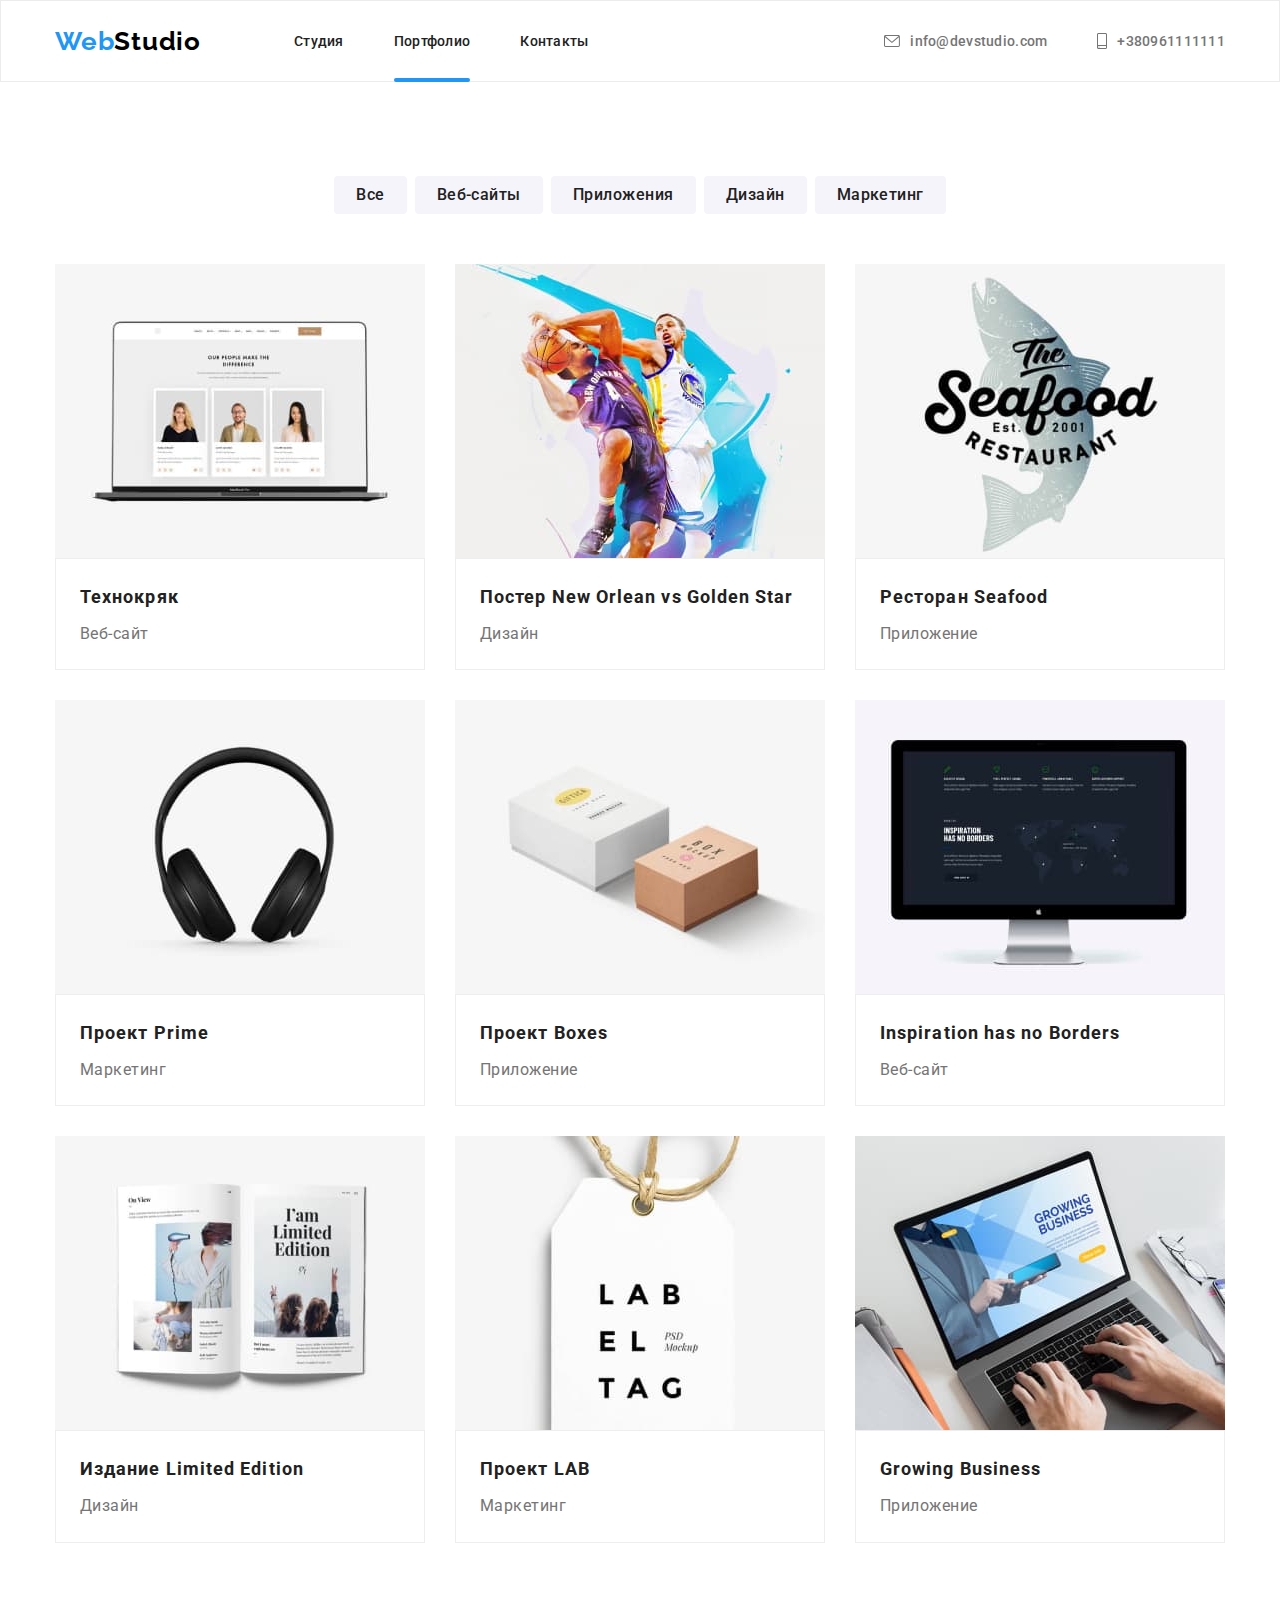
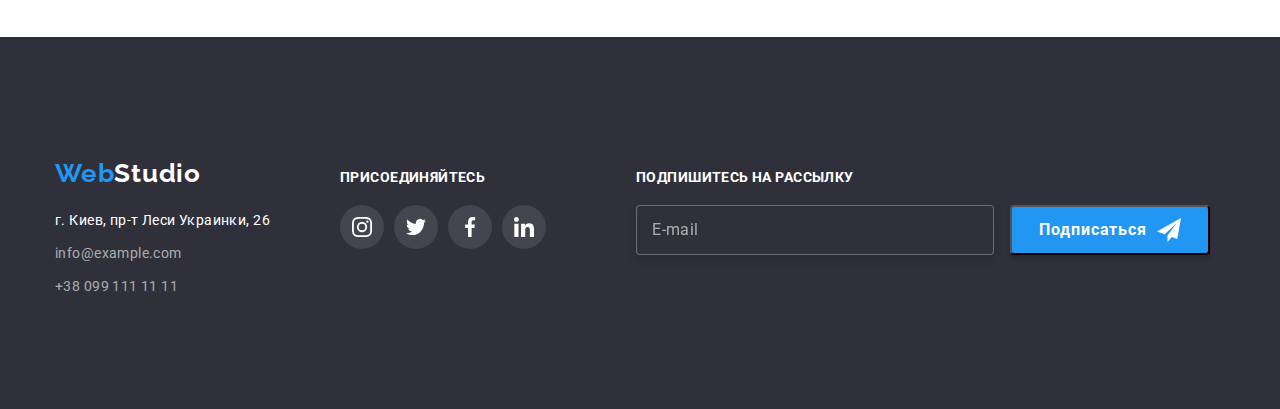
<file: portfolio.html>
<!DOCTYPE html>
<html lang="ru">
  <head>
    <meta charset="UTF-8" />
    <meta name="viewport" content="width=device-width, initial-scale=1.0" />
    <title>Портфолио</title>
    <link
      rel="stylesheet"
      href="https://cdnjs.cloudflare.com/ajax/libs/modern-normalize/1.0.0/modern-normalize.css"
    />
    <link
      href="https://fonts.googleapis.com/css2?family=Raleway:wght@700&family=Roboto:wght@400;500;700;900&display=swap"
      rel="stylesheet"
    />
    <link rel="stylesheet" href="./css/portfolio.min.css" />
  </head>
  <body>
    <header class="header">
      <div class="container-header container">
        <nav class="nav">
          <a
            class="logo-link link"
            href="/index.html"
            aria-label="Логотип студии"
            lang="en"
          >
            <span class="logo-blue">Web</span
            ><span class="logo-black">Studio</span>
          </a>
          <ul class="nav-list list">
            <li class="nav-list-item">
              <a class="nav-list-link link" href="./index.html">Студия</a>
            </li>
            <li class="nav-list-item">
              <a class="nav-list-link link current" href="./portfolio.html"
                >Портфолио</a
              >
            </li>
            <li class="nav-list-item">
              <a class="nav-list-link link" href="">Контакты</a>
            </li>
          </ul>
        </nav>

        <address class="address-header">
          <a class="address-link link" href="mailto:info@devstudio.com"
            ><svg class="envelope" widht="16" height="12">
              <use href="./img/symbol-defs.svg#icon-envelope-hover"></use>
            </svg>
            info@devstudio.com
          </a>

          <a class="address-link link" href="tel:"
            ><svg class="smartphone" widht="10" height="16">
              <use href="./img/symbol-defs.svg#icon-smartphone"></use>
            </svg>
            +380961111111</a
          >
        </address>
      </div>
    </header>

    <main>
      <!-- ===PORTFOLIO=== -->
      <section class="portfolio">
        <h1 hidden>Портфолио</h1>
        <div class="container-portfolio container">
          <ul class="portfolio-btn list">
            <li class="portfolio-list-item">
              <button class="portfolio-list-btn" type="button">Все</button>
            </li>
            <li class="portfolio-list-item">
              <button class="portfolio-list-btn" type="button">
                Веб-сайты
              </button>
            </li>
            <li class="portfolio-list-item">
              <button class="portfolio-list-btn" type="button">
                Приложения
              </button>
            </li>
            <li class="portfolio-list-item">
              <button class="portfolio-list-btn" type="button">Дизайн</button>
            </li>
            <li class="portfolio-list-item">
              <button class="portfolio-list-btn" type="button">
                Маркетинг
              </button>
            </li>
          </ul>

          <ul class="portfolio-list list">
            <li class="portfolio-list-card">
              <a class="portfolio-list-link link" href=""
                ><div class="portfolio-box">
                  <img
                    src="./img/portfolio/img.jpg"
                    alt="экран с изображением сайта"
                    width="370"
                    height="294"
                  />
                  <p class="portfolio-card-text">
                    Технокряк это современная площадка распространения
                    коронавируса. Компании используют эту платформу для
                    цифрового шпионажа и атак на защищённые сервера конкурентов.
                  </p>
                </div>
                <div class="card-content">
                  <h2 class="portfolio-list-name">Технокряк</h2>
                  <p class="portfolio-list-text">Веб-сайт</p>
                </div></a
              >
            </li>
            <li class="portfolio-list-card">
              <a class="portfolio-list-link link" href=""
                ><div class="portfolio-box">
                  <img
                    src="./img/portfolio/img-1.jpg"
                    alt="экран с изображением сайта"
                    width="370"
                    height="294"
                  />
                  <p class="portfolio-card-text">
                    Противостояние двух сильных команд по баскетболу.
                  </p>
                </div>
                <div class="card-content">
                  <h2 lang="en" class="portfolio-list-name">
                    Постер New Orlean vs Golden Star
                  </h2>
                  <p class="portfolio-list-text text">Дизайн</p>
                </div></a
              >
            </li>
            <li class="portfolio-list-card">
              <a class="portfolio-list-link link" href=""
                ><div class="portfolio-box">
                  <img
                    src="./img/portfolio/img-2.jpg"
                    alt="экран с изображением сайта"
                    width="370"
                    height="294"
                  />
                  <p class="portfolio-card-text">Рыбный ресторан.</p>
                </div>
                <div class="card-content">
                  <h2 class="portfolio-list-name">
                    Ресторан <span lang="en">Seafood</span>
                  </h2>
                  <p class="portfolio-list-text text">Приложение</p>
                </div></a
              >
            </li>
            <li class="portfolio-list-card">
              <a class="portfolio-list-link link" href=""
                ><div class="portfolio-box">
                  <img
                    src="./img/portfolio/img-3.jpg"
                    alt="экран с изображением сайта"
                    width="370"
                    height="294"
                  />
                  <p class="portfolio-card-text">Качественный звук недорого.</p>
                </div>
                <div class="card-content">
                  <h2 class="portfolio-list-name">
                    Проект <span lang="en">Prime</span>
                  </h2>
                  <p class="portfolio-list-text text">Маркетинг</p>
                </div></a
              >
            </li>
            <li class="portfolio-list-card">
              <a class="portfolio-list-link link" href=""
                ><div class="portfolio-box">
                  <img
                    src="./img/portfolio/img-4.jpg"
                    alt="экран с изображением сайта"
                    width="370"
                    height="294"
                  />
                  <p class="portfolio-card-text">Все о коробках.</p>
                </div>
                <div class="card-content">
                  <h2 class="portfolio-list-name">
                    Проект <span lang="en">Boxes</span>
                  </h2>
                  <p class="portfolio-list-text text">Приложение</p>
                </div></a
              >
            </li>
            <li class="portfolio-list-card">
              <a class="portfolio-list-link link" href=""
                ><div class="portfolio-box">
                  <img
                    src="./img/portfolio/img-5.jpg"
                    alt="экран с изображением сайта"
                    width="370"
                    height="294"
                  />
                  <p class="portfolio-card-text">Б/У мониторы из Европы.</p>
                </div>
                <div class="card-content">
                  <h2 class="portfolio-list-name" lang="en">
                    Inspiration has no Borders
                  </h2>
                  <p class="portfolio-list-text text">Веб-сайт</p>
                </div></a
              >
            </li>
            <li class="portfolio-list-card">
              <a class="portfolio-list-link link" href=""
                ><div class="portfolio-box">
                  <img
                    src="./img/portfolio/img-6.jpg"
                    alt="экран с изображением сайта"
                    width="370"
                    height="294"
                  />
                  <p class="portfolio-card-text">Книжки с картинками.</p>
                </div>
                <div class="card-content">
                  <h2 class="portfolio-list-name">
                    Издание <span lang="en">Limited Edition</span>
                  </h2>
                  <p class="portfolio-list-text text">Дизайн</p>
                </div></a
              >
            </li>
            <li class="portfolio-list-card">
              <a class="portfolio-list-link link" href=""
                ><div class="portfolio-box">
                  <img
                    src="./img/portfolio/img-7.jpg"
                    alt="экран с изображением сайта"
                    width="370"
                    height="294"
                  />
                  <p class="portfolio-card-text">Лейбл лаборатории.</p>
                </div>
                <div class="card-content">
                  <h2 class="portfolio-list-name">
                    Проект <span lang="en">LAB</span>
                  </h2>
                  <p class="portfolio-list-text text">Маркетинг</p>
                </div></a
              >
            </li>
            <li class="portfolio-list-card">
              <a class="portfolio-list-link link" href=""
                ><div class="portfolio-box">
                  <img
                    src="./img/portfolio/img-8.jpg"
                    alt="экран с изображением сайта"
                    width="370"
                    height="294"
                  />
                  <p class="portfolio-card-text">
                    Ноутбук как продолжение рук.
                  </p>
                </div>
                <div class="card-content">
                  <h2 class="portfolio-list-name" lang="en">
                    Growing Business
                  </h2>
                  <p class="portfolio-list-text text">Приложение</p>
                </div></a
              >
            </li>
          </ul>
        </div>
      </section>
    </main>

    <!-- =====FOOTER===== -->

    <footer class="footer">
      <div class="container">
        <div class="address-container">
          <a
            class="logo link"
            href="/index.html"
            aria-label="Логотип студии"
            lang="en"
          >
            <span class="logo-blue">Web</span
            ><span class="logo-white">Studio</span>
          </a>
          <address class="address footer-address">
            <a class="footer-address-mail link" href=""
              >г. Киев, пр-т Леси Украинки, 26</a
            >
            <a class="footer-address-email link" href="mailto:info@example.com"
              >info@example.com</a
            >
            <a class="footer-address-tel link" href="tel:+380991111111"
              >+38 099 111 11 11</a
            >
          </address>
        </div>
        <div>
          <p class="join">Присоединяйтесь</p>
          <ul class="footer-social-list list">
            <li class="footer-social-list-item">
              <a href="" class="footer-social-link">
                <svg class="footer-social-icon">
                  <use href="./img/symbol-defs.svg#icon-instagram-2"></use>
                </svg>
              </a>
            </li>
            <li class="footer-social-list-item">
              <a href="" class="footer-social-link">
                <svg class="footer-social-icon">
                  <use href="./img/symbol-defs.svg#icon-twitter"></use>
                </svg>
              </a>
            </li>
            <li class="footer-social-list-item">
              <a href="" class="footer-social-link">
                <svg class="footer-social-icon">
                  <use href="./img/symbol-defs.svg#icon-facebook"></use>
                </svg>
              </a>
            </li>
            <li class="footer-social-list-item">
              <a href="" class="footer-social-link">
                <svg class="footer-social-icon">
                  <use href="./img/symbol-defs.svg#icon-linkedin"></use>
                </svg>
              </a>
            </li>
          </ul>
        </div>
        <div class="footer-form-container">
          <form action="#">
            <p class="footer-join-text join">Подпишитесь на рассылку</p>
            <label class="footer-label">
              <input
                type="email"
                name="user-mail"
                placeholder="E-mail"
                class="footer-input"
                autocomplete="on"
              />
              <button type="submit" class="footer-label-btn">
                Подписаться
                <svg class="footer-join-icon">
                  <use href="./img/symbol-defs.svg#icon-icon-send"></use>
                </svg>
              </button>
            </label>
          </form>
        </div>
      </div>
    </footer>
  </body>
</html>
</file>
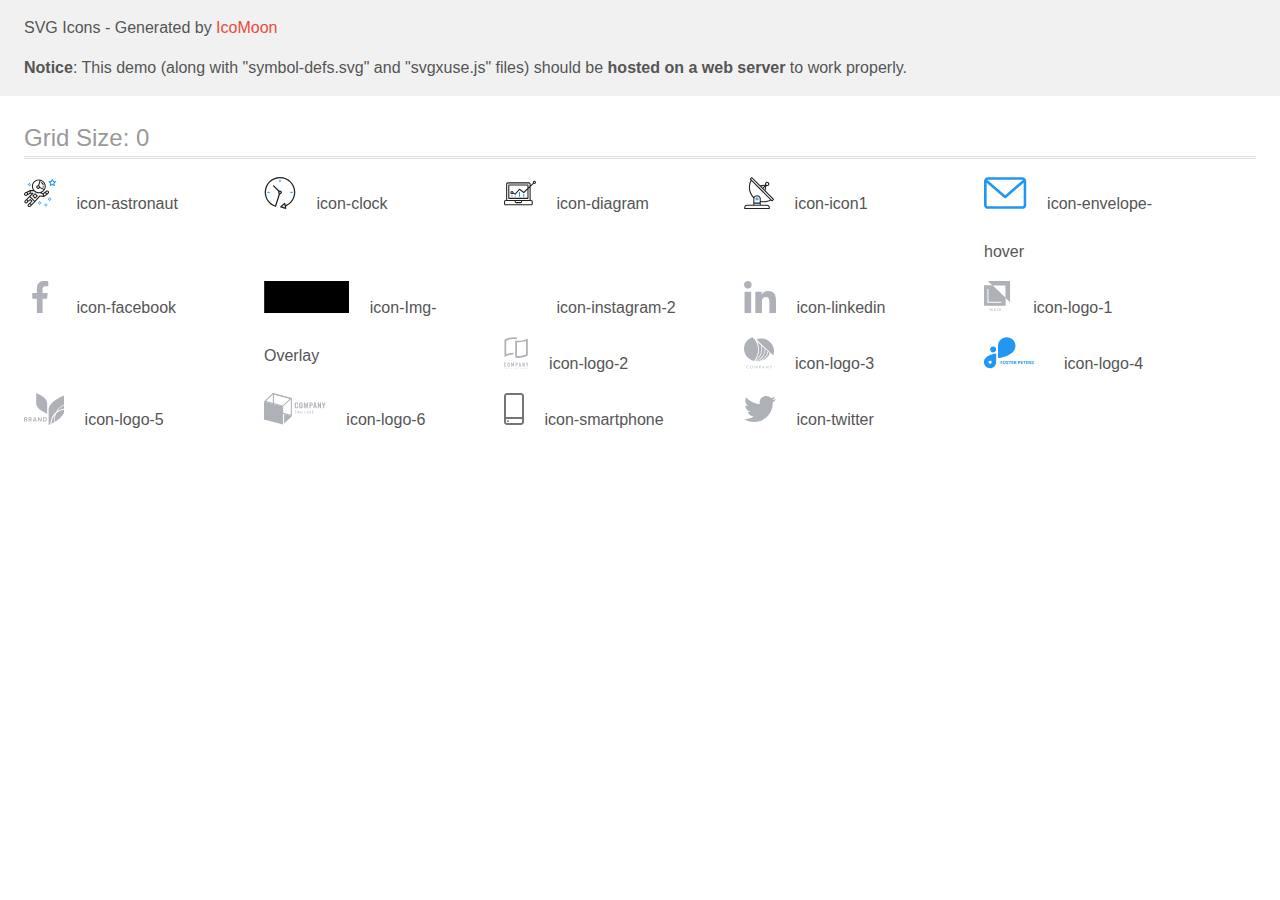
<file: img/icomoon/demo-external-svg.html>
<!doctype html>
<html>
<head>
    <title>IcoMoon - SVG Icons</title>
    <meta charset="utf-8">
    <meta name="viewport" content="width=device-width, initial-scale=1">
    <link rel="stylesheet" href="demo-files/demo.css">
    <link rel="stylesheet" href="style.css">
</head>
<body>
<header class="bgc1 clearfix">
<div class="mhl">
    <p>SVG Icons - Generated by <a href="https://icomoon.io/app">IcoMoon</a></p><p><strong>Notice</strong>: This demo (along with "symbol-defs.svg" and "svgxuse.js" files) should be <b>hosted on a web server</b> to work properly.</p>
</div>
</header>
    <div class="clearfix mhl ptl">
        <h1 class="mvm mtn fgc1">Grid Size: 0</h1>
        <div class="glyph fs1">
            <div class="clearfix pbs">
                <svg class="icon icon-astronaut"><use xlink:href="symbol-defs.svg#icon-astronaut"></use></svg><span class="name"> icon-astronaut</span>
            </div>
        </div>
        <div class="glyph fs1">
            <div class="clearfix pbs">
                <svg class="icon icon-clock"><use xlink:href="symbol-defs.svg#icon-clock"></use></svg><span class="name"> icon-clock</span>
            </div>
        </div>
        <div class="glyph fs1">
            <div class="clearfix pbs">
                <svg class="icon icon-diagram"><use xlink:href="symbol-defs.svg#icon-diagram"></use></svg><span class="name"> icon-diagram</span>
            </div>
        </div>
        <div class="glyph fs1">
            <div class="clearfix pbs">
                <svg class="icon icon-icon1"><use xlink:href="symbol-defs.svg#icon-icon1"></use></svg><span class="name"> icon-icon1</span>
            </div>
        </div>
        <div class="glyph fs1">
            <div class="clearfix pbs">
                <svg class="icon icon-envelope-hover"><use xlink:href="symbol-defs.svg#icon-envelope-hover"></use></svg><span class="name"> icon-envelope-hover</span>
            </div>
        </div>
        <div class="glyph fs1">
            <div class="clearfix pbs">
                <svg class="icon icon-facebook"><use xlink:href="symbol-defs.svg#icon-facebook"></use></svg><span class="name"> icon-facebook</span>
            </div>
        </div>
        <div class="glyph fs1">
            <div class="clearfix pbs">
                <svg class="icon icon-Img-Overlay"><use xlink:href="symbol-defs.svg#icon-Img-Overlay"></use></svg><span class="name"> icon-Img-Overlay</span>
            </div>
        </div>
        <div class="glyph fs1">
            <div class="clearfix pbs">
                <svg class="icon icon-instagram-2"><use xlink:href="symbol-defs.svg#icon-instagram-2"></use></svg><span class="name"> icon-instagram-2</span>
            </div>
        </div>
        <div class="glyph fs1">
            <div class="clearfix pbs">
                <svg class="icon icon-linkedin"><use xlink:href="symbol-defs.svg#icon-linkedin"></use></svg><span class="name"> icon-linkedin</span>
            </div>
        </div>
        <div class="glyph fs1">
            <div class="clearfix pbs">
                <svg class="icon icon-logo-1"><use xlink:href="symbol-defs.svg#icon-logo-1"></use></svg><span class="name"> icon-logo-1</span>
            </div>
        </div>
        <div class="glyph fs1">
            <div class="clearfix pbs">
                <svg class="icon icon-logo-2"><use xlink:href="symbol-defs.svg#icon-logo-2"></use></svg><span class="name"> icon-logo-2</span>
            </div>
        </div>
        <div class="glyph fs1">
            <div class="clearfix pbs">
                <svg class="icon icon-logo-3"><use xlink:href="symbol-defs.svg#icon-logo-3"></use></svg><span class="name"> icon-logo-3</span>
            </div>
        </div>
        <div class="glyph fs1">
            <div class="clearfix pbs">
                <svg class="icon icon-logo-4"><use xlink:href="symbol-defs.svg#icon-logo-4"></use></svg><span class="name"> icon-logo-4</span>
            </div>
        </div>
        <div class="glyph fs1">
            <div class="clearfix pbs">
                <svg class="icon icon-logo-5"><use xlink:href="symbol-defs.svg#icon-logo-5"></use></svg><span class="name"> icon-logo-5</span>
            </div>
        </div>
        <div class="glyph fs1">
            <div class="clearfix pbs">
                <svg class="icon icon-logo-6"><use xlink:href="symbol-defs.svg#icon-logo-6"></use></svg><span class="name"> icon-logo-6</span>
            </div>
        </div>
        <div class="glyph fs1">
            <div class="clearfix pbs">
                <svg class="icon icon-smartphone"><use xlink:href="symbol-defs.svg#icon-smartphone"></use></svg><span class="name"> icon-smartphone</span>
            </div>
        </div>
        <div class="glyph fs1">
            <div class="clearfix pbs">
                <svg class="icon icon-twitter"><use xlink:href="symbol-defs.svg#icon-twitter"></use></svg><span class="name"> icon-twitter</span>
            </div>
        </div>
  </div>
<script defer src="svgxuse.js"></script>
</body>
</html>
</file>
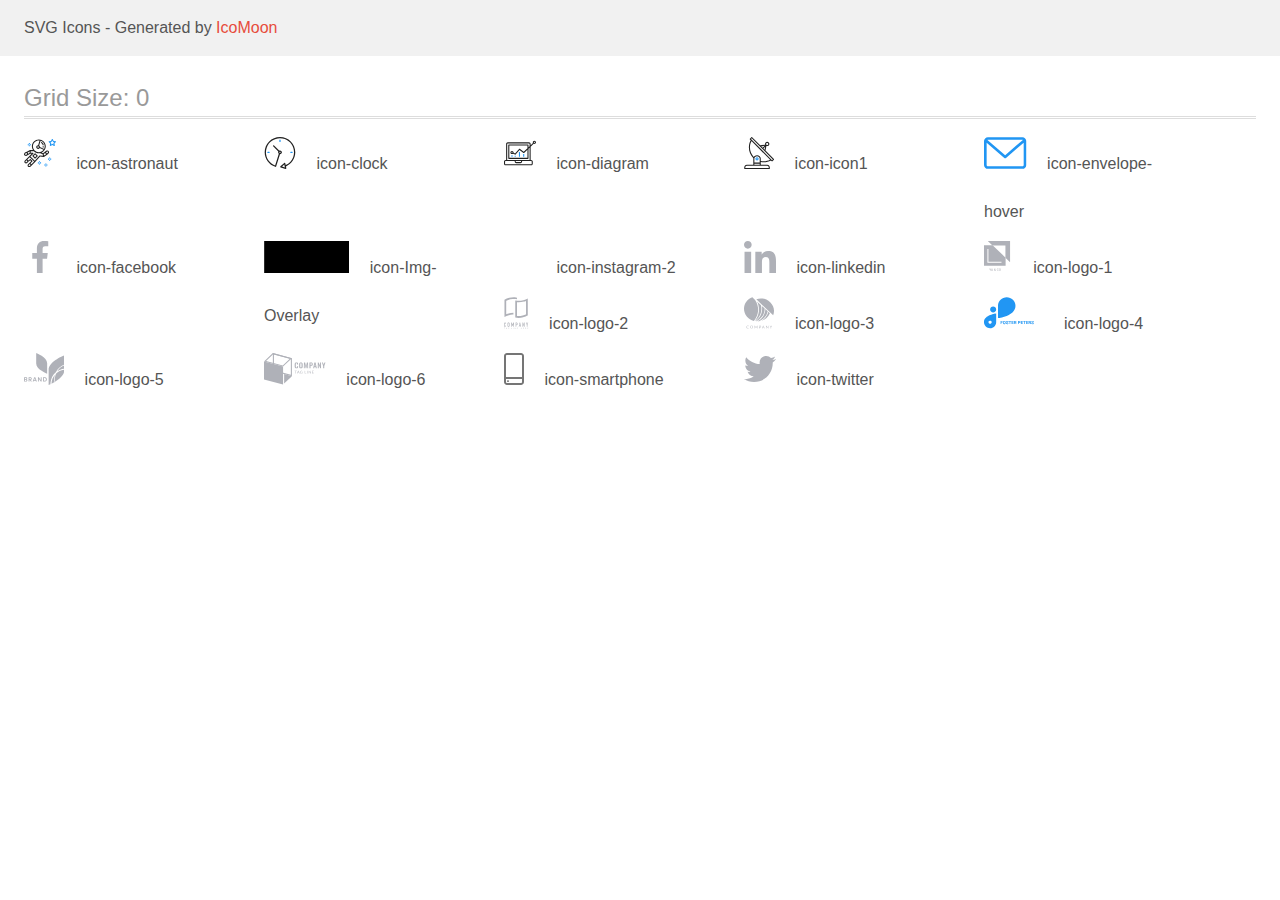
<file: img/icomoon/demo.html>
<!doctype html>
<html>
<head>
    <title>IcoMoon - SVG Icons</title>
    <meta charset="utf-8">
    <meta name="viewport" content="width=device-width, initial-scale=1">
    <link rel="stylesheet" href="demo-files/demo.css">
    <link rel="stylesheet" href="style.css">
</head>
<body>
<svg aria-hidden="true" style="position: absolute; width: 0; height: 0; overflow: hidden;" version="1.1" xmlns="http://www.w3.org/2000/svg" xmlns:xlink="http://www.w3.org/1999/xlink">
<defs>
<symbol id="icon-astronaut" viewBox="0 0 32 32">
<path fill="#2196f3" style="fill: var(--color1, #2196f3)" d="M31.974 4.524c-0.064-0.191-0.227-0.332-0.427-0.362l-0.003-0-1.911-0.278-0.855-1.731c-0.179-0.365-0.777-0.365-0.956 0l-0.855 1.731-1.911 0.278c-0.26 0.039-0.457 0.26-0.457 0.528 0 0.15 0.062 0.285 0.161 0.382l1.383 1.348-0.326 1.903c-0.034 0.2 0.048 0.402 0.212 0.522 0.166 0.12 0.383 0.135 0.562 0.040l1.709-0.899 1.709 0.899c0.072 0.038 0.157 0.061 0.247 0.061 0.295 0 0.534-0.239 0.534-0.534 0-0.031-0.003-0.062-0.008-0.092l0 0.003-0.326-1.903 1.383-1.348c0.099-0.097 0.161-0.233 0.161-0.382 0-0.059-0.009-0.115-0.027-0.168l0.001 0.004zM29.511 5.851c-0.126 0.122-0.183 0.299-0.153 0.472l0.191 1.114-1-0.526c-0.072-0.039-0.158-0.062-0.249-0.062s-0.177 0.023-0.252 0.063l0.003-0.001-1 0.526 0.191-1.114c0.005-0.027 0.008-0.059 0.008-0.091 0-0.149-0.061-0.285-0.16-0.381l-0-0-0.811-0.789 1.119-0.163c0.174-0.025 0.324-0.134 0.402-0.292l0.5-1.013 0.5 1.013c0.078 0.158 0.228 0.267 0.402 0.292l1.119 0.162-0.809 0.79zM26.134 20.522h-1.067v1.067h1.067v-1.067zM26.134 22.656h-1.067v1.066h1.067v-1.066zM27.2 21.589h-1.067v1.067h1.067v-1.067zM25.067 21.589h-1.067v1.067h1.067v-1.067zM22.4 26.389h-1.067v1.067h1.067v-1.067zM22.4 28.523h-1.067v1.067h1.067v-1.067zM23.467 27.456h-1.067v1.067h1.067v-1.067zM21.334 27.456h-1.067v1.067h1.067v-1.067zM16 24.256h-1.066v1.067h1.066v-1.067zM16 26.389h-1.066v1.067h1.066v-1.067zM17.067 25.322h-1.067v1.067h1.067v-1.067zM14.934 25.322h-1.067v1.067h1.067v-1.067zM5.867 6.122h-1.066v1.066h1.066v-1.066zM5.867 8.256h-1.066v1.066h1.066v-1.066zM6.933 7.189h-1.067v1.067h1.066v-1.067zM4.8 7.189h-1.067v1.067h1.067v-1.067z"></path>
<path fill="#212121" style="fill: var(--color2, #212121)" d="M24.715 14.16c-0.28-0.376-0.698-0.636-1.179-0.703l-0.009-0.001c-0.076-0.012-0.164-0.018-0.254-0.018-0.411 0-0.789 0.139-1.090 0.373l0.004-0.003-1.253 0.96-1.898 1.417-1.358-0.541c2.421-1.086 4.113-3.508 4.113-6.32 0-3.823-3.122-6.934-6.961-6.934s-6.961 3.11-6.961 6.934c0 1.386 0.415 2.674 1.12 3.759l-2.768-0.024c-0.009 0-0.016 0.005-0.023 0.005-0.057 0.003-0.11 0.014-0.159 0.033l0.004-0.001c-0.013 0.005-0.026 0.007-0.038 0.013-0.006 0.003-0.013 0.003-0.019 0.006l-3.233 1.596c-0 0-0.001 0-0.001 0.001l-1.893 0.91c-0.024 0.011-0.045 0.023-0.064 0.036l0.001-0.001c-0.482 0.324-0.795 0.867-0.795 1.483 0 0.297 0.073 0.577 0.201 0.823l-0.005-0.010c0.22 0.424 0.592 0.742 1.043 0.885l0.013 0.003c0.161 0.053 0.345 0.083 0.537 0.083 0.308 0 0.598-0.078 0.851-0.216l-0.009 0.005 1.388-0.738 2.264-1.169 1.357-0.008-5.442 5.415c0 0.001-0.001 0.001-0.001 0.001l-1.339 1.333c-0.303 0.299-0.491 0.714-0.491 1.173 0 0.002 0 0.003 0 0.005v-0c0.002 0.919 0.748 1.664 1.667 1.664 0.001 0 0.002 0 0.002 0h-0c0.428 0 0.854-0.162 1.18-0.485l1.314-1.309 1.741-1.3 0.901 0.897-3.102 3.088c-0.303 0.299-0.491 0.715-0.491 1.174 0 0.001 0 0.003 0 0.004v-0c0 0.445 0.174 0.864 0.49 1.179 0.302 0.3 0.717 0.485 1.176 0.485 0.001 0 0.002 0 0.003 0h-0c0.427 0 0.855-0.162 1.18-0.485l4.488-4.472c0.007-0.006 0.016-0.009 0.022-0.016l5.166-5.658 3.471 0.494c0.025 0.004 0.050 0.006 0.075 0.006 0.064 0 0.127-0.016 0.187-0.038 0.017-0.006 0.032-0.015 0.049-0.023 0.019-0.010 0.039-0.015 0.058-0.027l3.213-2.133c0.012-0.008 0.018-0.021 0.029-0.030 0.013-0.010 0.029-0.014 0.041-0.026l1.271-1.191c0.348-0.326 0.564-0.787 0.564-1.3 0-0.4-0.132-0.769-0.355-1.066l0.003 0.005zM2.13 17.77c-0.098 0.054-0.215 0.086-0.34 0.086-0.078 0-0.153-0.013-0.224-0.036l0.005 0.001c-0.294-0.093-0.504-0.364-0.504-0.683 0-0.236 0.114-0.445 0.29-0.575l0.002-0.001 1.314-0.632 0.316 0.924 0.133 0.389-0.992 0.527zM5.627 15.942l-1.548 0.8-0.255-0.746-0.184-0.537 2.027-1.001-0.040 1.484zM20.727 9.322c0 0.918-0.219 1.785-0.599 2.56l-4.181-1.899c-0.044-0.575-0.342-1.072-0.782-1.384l-0.006-0.004 1.464-4.86c2.377 0.756 4.104 2.974 4.104 5.588zM8.938 9.322c0-3.235 2.644-5.867 5.894-5.867 0.253 0 0.5 0.022 0.745 0.053l-1.432 4.753c-0.019 0-0.037-0.006-0.057-0.006-0 0-0.001 0-0.001 0-1.032 0-1.869 0.835-1.872 1.867v0c0.003 1.031 0.84 1.867 1.872 1.867 0 0 0 0 0.001 0h-0c0.695 0 1.295-0.383 1.618-0.944l3.863 1.755c-1.075 1.446-2.795 2.389-4.737 2.389-3.25 0-5.894-2.632-5.894-5.867zM14.895 10.122c0 0.441-0.362 0.8-0.806 0.8-0 0-0.001 0-0.001 0-0.443 0-0.802-0.358-0.804-0.8v-0c0-0.441 0.361-0.8 0.806-0.8s0.806 0.359 0.806 0.8zM2.464 25.146c-0.11 0.109-0.261 0.176-0.428 0.176s-0.317-0.067-0.427-0.175l0 0c-0.109-0.108-0.176-0.257-0.176-0.422s0.067-0.314 0.176-0.422l0-0 0.962-0.959 0.852 0.848-0.959 0.955zM5.678 28.88c-0.11 0.109-0.261 0.176-0.428 0.176s-0.317-0.067-0.427-0.175l0 0c-0.109-0.108-0.176-0.257-0.176-0.422s0.067-0.314 0.176-0.422l0-0 0.963-0.959 0.852 0.848-0.96 0.955zM9.16 25.411l-0.001 0.001-1.765 1.76-0.852-0.848 1.765-1.757c0.040-0.040 0.065-0.088 0.090-0.136 0.007-0.014 0.020-0.026 0.026-0.040 0.016-0.041 0.019-0.085 0.026-0.128 0.003-0.025 0.014-0.048 0.014-0.073 0-0.035-0.013-0.070-0.020-0.105-0.006-0.032-0.006-0.064-0.019-0.096-0.025-0.053-0.055-0.098-0.092-0.138l0 0c-0.010-0.012-0.014-0.027-0.025-0.038h-0.001s0-0.001-0.001-0.002l-1.607-1.6c-0.017-0.017-0.039-0.024-0.058-0.038-0.025-0.021-0.054-0.040-0.084-0.057l-0.003-0.001c-0.026-0.013-0.058-0.023-0.090-0.031l-0.003-0.001c-0.030-0.009-0.065-0.017-0.101-0.020l-0.002-0c-0.007-0-0.015-0.001-0.023-0.001-0.026 0-0.051 0.002-0.075 0.005l0.003-0c-0.036 0.005-0.069 0.009-0.104 0.021-0.036 0.013-0.067 0.028-0.096 0.046l0.002-0.001c-0.020 0.011-0.043 0.015-0.061 0.029l-1.774 1.324-0.901-0.897 2.399-2.386 4.36 4.289-0.928 0.919zM15.979 18.394c-0.016-0.002-0.030 0.004-0.046 0.003-0.008-0-0.017-0.001-0.027-0.001-0.031 0-0.062 0.003-0.092 0.008l0.003-0c-0.070 0.011-0.132 0.035-0.187 0.070l0.002-0.001c-0.031 0.019-0.058 0.039-0.083 0.062l0-0c-0.013 0.011-0.028 0.016-0.040 0.029l-4.698 5.146-4.328-4.256 2.833-2.818c0.096-0.097 0.156-0.23 0.156-0.377 0-0.295-0.239-0.534-0.534-0.534-0.001 0-0.001 0-0.002 0h0l-2.219 0.013 0.028-1.607 3.104 0.027c1.264 1.297 3.027 2.101 4.978 2.101 0.001 0 0.002 0 0.003 0h-0c0.438 0 0.864-0.046 1.28-0.122 0.040 0.032 0.080 0.064 0.129 0.085l2.41 0.96 0.152 0.759 0.178 0.885-3.003-0.427zM20.020 18.572l-0.313-1.558 1.446-1.080 0.946 1.257-2.080 1.381zM23.773 15.741l-0.837 0.785-0.931-1.237 0.831-0.637c0.155-0.119 0.351-0.168 0.543-0.143 0.193 0.027 0.364 0.128 0.48 0.284 0.088 0.117 0.141 0.265 0.141 0.426 0 0.206-0.087 0.391-0.226 0.521l-0 0z"></path>
<path fill="#212121" style="fill: var(--color2, #212121)" d="M13.602 18.544l-2.143-2.134c-0.096-0.096-0.229-0.155-0.376-0.155s-0.28 0.059-0.376 0.155l-2.143 2.133c-0.097 0.097-0.156 0.23-0.156 0.378s0.060 0.281 0.156 0.378l-0-0 2.142 2.134c0.096 0.096 0.229 0.156 0.376 0.156s0.28-0.059 0.376-0.156v0l2.143-2.134c0.097-0.097 0.157-0.23 0.157-0.378s-0.060-0.281-0.157-0.378l-0-0zM11.083 20.303l-1.387-1.381 1.386-1.381 1.387 1.381-1.387 1.381zM17.164 5.071l-0.258 1.036c0.071 0.018 1.738 0.452 1.738 2.149h1.067c0-2.017-1.666-2.965-2.547-3.184zM19.711 9.322h-1.067v1.066h1.067v-1.066z"></path>
</symbol>
<symbol id="icon-clock" viewBox="0 0 32 32">
<path fill="#212121" style="fill: var(--color2, #212121)" d="M31.296 15.301c-0.001-8.452-6.855-15.303-15.308-15.301s-15.303 6.855-15.301 15.308c0.002 6.788 4.422 12.543 10.54 14.545l0.108 0.031c0.061 0.019 0.123 0.029 0.187 0.029 0.12 0 0.238-0.032 0.342-0.094 0.135-0.080 0.236-0.207 0.283-0.357l3.865-12.25c1.054-0.004 1.906-0.859 1.906-1.913 0-1.056-0.856-1.913-1.913-1.913-0.303 0-0.59 0.071-0.845 0.196l0.011-0.005-5.106-5.107c-0.114-0.11-0.271-0.179-0.443-0.179-0.352 0-0.638 0.286-0.638 0.638 0 0.172 0.068 0.328 0.179 0.443l-0-0 5.103 5.109c-0.121 0.241-0.191 0.525-0.191 0.825 0 0.602 0.283 1.137 0.724 1.481l0.004 0.003-3.683 11.673c-7.278-2.681-11.004-10.754-8.324-18.032s10.754-11.004 18.032-8.323c7.278 2.681 11.004 10.754 8.323 18.032-1.345 3.581-4.003 6.406-7.374 7.938l-0.088 0.036-0.398-1.874c-0.063-0.291-0.318-0.506-0.624-0.506-0.163 0-0.313 0.061-0.425 0.163l0.001-0.001-3.837 3.426c-0.132 0.117-0.214 0.287-0.214 0.477 0 0.283 0.185 0.524 0.441 0.606l0.005 0.001 4.899 1.563c0.058 0.020 0.126 0.031 0.196 0.031 0.352 0 0.637-0.285 0.637-0.637 0-0.047-0.005-0.093-0.015-0.138l0.001 0.004-0.391-1.839c5.528-2.374 9.329-7.772 9.329-14.057 0-0.011 0-0.023-0-0.034v0.002zM15.992 14.664c0.352 0 0.638 0.286 0.638 0.638s-0.285 0.638-0.638 0.638v0c-0.352 0-0.638-0.286-0.638-0.638s0.286-0.638 0.638-0.638v0zM18.092 29.528l2.184-1.948 0.603 2.84-2.787-0.892z"></path>
<path fill="#2196f3" style="fill: var(--color1, #2196f3)" d="M15.354 3.185v1.275c0 0.352 0.286 0.638 0.638 0.638s0.638-0.285 0.638-0.638v0-1.275c0-0.352-0.285-0.638-0.638-0.638s-0.638 0.285-0.638 0.638v0zM3.876 14.664c-0.352 0-0.638 0.286-0.638 0.638s0.285 0.638 0.638 0.638h1.275c0.352 0 0.638-0.286 0.638-0.638s-0.285-0.638-0.638-0.638h-1.275zM28.108 15.939c0.352 0 0.638-0.286 0.638-0.638s-0.285-0.638-0.638-0.638h-1.275c-0.352 0-0.638 0.286-0.638 0.638s0.285 0.638 0.638 0.638h1.275z"></path>
</symbol>
<symbol id="icon-diagram" viewBox="0 0 32 32">
<path fill="#2196f3" style="fill: var(--color1, #2196f3)" d="M14.926 14.965h1.066v4.798h-1.066v-4.798zM19.19 17.097h1.066v2.665h-1.066v-2.665zM10.661 18.696h1.066v1.066h-1.066v-1.066zM7.463 18.163h1.066v1.599h-1.066v-1.599z"></path>
<path fill="#212121" style="fill: var(--color2, #212121)" d="M1.599 28.291h25.586c0 0 0 0 0 0 0.883 0 1.599-0.716 1.599-1.599v0-2.132c0-0.883-0.716-1.599-1.599-1.599v0h-0.533v-13.294l3.028-2.868c0.207 0.104 0.452 0.166 0.711 0.166 0.888 0 1.608-0.72 1.608-1.608s-0.72-1.608-1.608-1.608c-0.888 0-1.608 0.72-1.608 1.608 0 0.247 0.056 0.481 0.155 0.69l-0.004-0.010-2.281 2.162v-1.23c0-0.883-0.716-1.599-1.599-1.599v0h-21.323c-0.883 0-1.599 0.716-1.599 1.599v0 15.992h-0.533c-0.883 0-1.599 0.716-1.599 1.599v0 2.132c0 0.883 0.716 1.599 1.599 1.599v0zM30.384 4.837c0.294 0 0.533 0.239 0.533 0.533s-0.239 0.533-0.533 0.533v0c-0.294 0-0.533-0.239-0.533-0.533s0.239-0.533 0.533-0.533v0zM3.198 6.969c0-0.294 0.239-0.533 0.533-0.533h21.323c0.294 0 0.533 0.239 0.533 0.533v2.239l-1.066 1.013v-2.185c0-0.295-0.239-0.534-0.534-0.534h-19.189c-0.294 0-0.534 0.239-0.534 0.533v13.327c0 0.294 0.239 0.533 0.534 0.533h19.189c0.295 0 0.534-0.239 0.534-0.533v-9.675l1.066-1.010v12.283h-22.389v-15.991zM7.996 13.899c-0.001 0-0.003 0-0.005 0-0.883 0-1.599 0.716-1.599 1.599s0.716 1.599 1.599 1.599c0.432 0 0.824-0.172 1.112-0.45l-0 0 1.853 0.93c0.215 0.107 0.476 0.057 0.636-0.122l3.939-4.432 3.872 2.902c0.208 0.155 0.498 0.139 0.686-0.039l3.365-3.188v8.131h-18.123v-12.261h18.123v2.661l-3.771 3.572-3.904-2.927c-0.088-0.067-0.2-0.107-0.32-0.107-0.158 0-0.3 0.069-0.398 0.178l-0 0.001-3.993 4.493-1.493-0.746c0.011-0.064 0.017-0.128 0.020-0.193 0-0.883-0.716-1.599-1.599-1.599v0zM8.529 15.498c0 0.294-0.239 0.533-0.533 0.533s-0.533-0.239-0.533-0.533v0c0-0.294 0.239-0.533 0.533-0.533s0.533 0.239 0.533 0.533v0zM11.727 24.026h5.33v0.533c0 0.294-0.238 0.533-0.533 0.533h-4.265c-0.294 0-0.533-0.239-0.533-0.533v0-0.533zM1.067 24.56c0-0.294 0.238-0.533 0.533-0.533h9.062v0.533c0 0.883 0.716 1.599 1.599 1.599v0h4.265c0.883 0 1.599-0.716 1.599-1.599v0-0.533h9.062c0.294 0 0.533 0.239 0.533 0.533v2.132c0 0.294-0.239 0.533-0.533 0.533h-25.586c-0 0-0 0-0 0-0.294 0-0.533-0.239-0.533-0.533 0 0 0 0 0 0v0-2.132z"></path>
</symbol>
<symbol id="icon-icon1" viewBox="0 0 30 32">
<path fill="#212121" style="fill: var(--color2, #212121)" d="M29.859 22.098l-8.443-8.505 0.937-4.616c0.225 0.090 0.485 0.144 0.758 0.146h0.007c0.008 0 0.017 0 0.026 0 1.192 0 2.159-0.967 2.159-2.159s-0.967-2.159-2.159-2.159c-1.192 0-2.159 0.967-2.159 2.159 0 0.259 0.046 0.508 0.13 0.739l-0.005-0.015-4.96 0.606-8.091-8.133c-0.096-0.098-0.229-0.159-0.376-0.16h-0c-0.14 0.001-0.274 0.057-0.373 0.155l-1.512 1.504c-0.096 0.097-0.156 0.23-0.156 0.377s0.060 0.281 0.156 0.377v0l0.814 0.825c-1.143 2.062-1.816 4.522-1.816 7.139 0 4.106 1.656 7.824 4.336 10.525l-0.001-0.001c0.043 0.041 0.092 0.074 0.146 0.097-0.032 0.164-0.051 0.353-0.052 0.546v6.188h-6.4c-1.472 0.001-2.666 1.194-2.667 2.666v1.067c0 0.295 0.239 0.534 0.534 0.534h24.534c0.294 0 0.533-0.239 0.533-0.534v-1.067c-0.002-1.472-1.195-2.665-2.666-2.666h-6.4v-2.742c0.915 0.201 1.968 0.317 3.047 0.32h0.002c2.58-0.003 5.005-0.663 7.117-1.822l-0.077 0.039 0.818 0.823c0.099 0.101 0.235 0.159 0.376 0.16 0.14-0.001 0.274-0.057 0.373-0.155l1.512-1.504c0.096-0.097 0.156-0.23 0.156-0.377s-0.060-0.281-0.156-0.377v0zM22.366 6.233c0.193-0.192 0.459-0.31 0.752-0.31 0.589 0 1.067 0.478 1.067 1.066s-0.477 1.066-1.067 1.066c-0 0-0 0-0.001 0h-0.003c-0.587-0.003-1.061-0.479-1.061-1.066 0-0.295 0.12-0.563 0.314-0.756l0-0h-0.002zM21.11 9.737l-0.598 2.946-1.175-1.183 1.774-1.763zM20.504 8.835l-1.92 1.909-1.486-1.493 3.406-0.416zM23.090 28.8c0.884 0 1.6 0.716 1.6 1.6v0 0.534h-23.466v-0.534c0-0.884 0.716-1.6 1.6-1.6v0h20.267zM15.623 26.666v1.067h-5.334v-1.067h5.334zM10.29 25.6v-4.053c0-1.294 1.196-2.346 2.666-2.346s2.667 1.053 2.667 2.346v4.053h-5.333zM16.69 23.904v-2.357c0-1.882-1.675-3.413-3.733-3.413-0.017-0-0.038-0-0.058-0-1.353 0-2.54 0.707-3.213 1.771l-0.009 0.016c-2.36-2.482-3.812-5.846-3.812-9.55 0-2.314 0.567-4.496 1.569-6.414l-0.036 0.077 18.602 18.709c-1.823 0.947-3.979 1.502-6.266 1.502-1.079 0-2.128-0.124-3.136-0.357l0.093 0.018zM27.979 23.22l-21.057-21.181 0.754-0.752 7.935 7.98c0.004 0 0.006 0.007 0.009 0.010l13.115 13.191-0.757 0.752z"></path>
<path fill="#2196f3" style="fill: var(--color1, #2196f3)" d="M12.961 20.267h-0.005c-0.001 0-0.002 0-0.002 0-0.884 0-1.6 0.716-1.6 1.6s0.715 1.599 1.597 1.6h0.005c0.001 0 0.001 0 0.002 0 0.884 0 1.6-0.716 1.6-1.6s-0.715-1.599-1.598-1.6h-0zM13.334 22.245c-0.096 0.096-0.229 0.155-0.376 0.155-0.295 0-0.534-0.239-0.534-0.534s0.238-0.533 0.532-0.533h0c0.293 0.002 0.53 0.24 0.53 0.533 0 0.148-0.060 0.281-0.157 0.378v0h0.005z"></path>
</symbol>
<symbol id="icon-envelope-hover" viewBox="0 0 43 32">
<path fill="#2196f3" style="fill: var(--color1, #2196f3)" d="M38.667 0h-34.667c-2.205 0-4 1.795-4 4v24c0 2.205 1.795 4 4 4h34.667c2.205 0 4-1.795 4-4v-24c0-2.205-1.795-4-4-4zM38.667 2.667c0.181 0 0.355 0.037 0.512 0.104l-17.845 15.467-17.845-15.467c0.151-0.065 0.327-0.104 0.512-0.104h34.667zM38.667 29.333h-34.667c-0.736 0-1.333-0.597-1.333-1.333v0-22.413l17.792 15.421c0.233 0.203 0.539 0.327 0.875 0.327s0.642-0.124 0.876-0.328l-0.002 0.001 17.792-15.421v22.413c0 0.736-0.597 1.333-1.333 1.333v0z"></path>
</symbol>
<symbol id="icon-facebook" viewBox="0 0 32 32">
<path fill="#afb1b8" style="fill: var(--color3, #afb1b8)" d="M21.328 5.312h2.923v-5.088c-1.232-0.143-2.66-0.224-4.108-0.224-0.052 0-0.104 0-0.156 0l0.008-0c-4.213 0-7.099 2.65-7.099 7.52v4.48h-4.646v5.688h4.646v14.312h5.699v-14.31h4.459l0.707-5.688h-5.168v-3.922c0-1.643 0.443-2.768 2.734-2.768z"></path>
</symbol>
<symbol id="icon-Img-Overlay" viewBox="0 0 85 32">
<path d="M0 0h85.333v32h-85.333z"></path>
</symbol>
<symbol id="icon-instagram-2" viewBox="0 0 32 32">
<path fill="#fff" style="fill: var(--color4, #fff)" d="M31.968 9.408c-0.074-1.701-0.349-2.869-0.742-3.882-0.424-1.111-1.054-2.059-1.85-2.837l-0.001-0.001c-0.78-0.792-1.724-1.419-2.778-1.827l-0.054-0.018c-1.019-0.394-2.181-0.667-3.882-0.742-1.712-0.082-2.256-0.101-6.602-0.101-4.344 0-4.888 0.019-6.595 0.094-1.699 0.074-2.869 0.349-3.88 0.742-1.112 0.424-2.060 1.054-2.839 1.85l-0.001 0.001c-0.791 0.78-1.418 1.724-1.825 2.778l-0.018 0.054c-0.395 1.019-0.669 2.181-0.744 3.882-0.082 1.712-0.101 2.256-0.101 6.602 0 4.344 0.019 4.888 0.094 6.595 0.075 1.701 0.35 2.869 0.744 3.882 0.426 1.11 1.055 2.057 1.849 2.837l0.001 0.001c0.8 0.813 1.77 1.443 2.832 1.843 1.019 0.395 2.182 0.67 3.882 0.744 1.707 0.075 2.251 0.094 6.595 0.094 4.346 0 4.89-0.019 6.595-0.094 1.701-0.074 2.869-0.349 3.882-0.742 2.157-0.85 3.833-2.526 4.664-4.628l0.019-0.055c0.394-1.019 0.669-2.182 0.744-3.882 0.075-1.707 0.093-2.251 0.093-6.595s-0.006-4.888-0.080-6.595zM29.088 22.474c-0.070 1.563-0.333 2.406-0.55 2.97-0.552 1.399-1.64 2.486-3.004 3.024l-0.036 0.012c-0.56 0.219-1.411 0.482-2.968 0.55-1.688 0.075-2.194 0.094-6.464 0.094-4.269 0-4.782-0.019-6.464-0.094-1.563-0.069-2.406-0.331-2.97-0.55-0.721-0.269-1.334-0.676-1.836-1.192l-0.001-0.001c-0.517-0.503-0.924-1.117-1.184-1.803l-0.011-0.034c-0.218-0.563-0.48-1.413-0.549-2.97-0.075-1.688-0.094-2.195-0.094-6.464 0-4.27 0.019-4.784 0.094-6.464 0.069-1.563 0.331-2.406 0.549-2.97 0.269-0.722 0.678-1.337 1.198-1.837l0.002-0.002c0.504-0.517 1.119-0.923 1.806-1.182l0.034-0.011c0.56-0.219 1.411-0.48 2.968-0.55 1.688-0.074 2.195-0.093 6.464-0.093 4.275 0 4.782 0.019 6.464 0.093 1.563 0.069 2.406 0.331 2.97 0.55 0.693 0.256 1.325 0.662 1.837 1.194 0.531 0.52 0.938 1.144 1.195 1.84 0.218 0.56 0.48 1.411 0.549 2.968 0.075 1.688 0.094 2.194 0.094 6.464 0 4.269-0.019 4.768-0.094 6.458z"></path>
<path fill="#fff" style="fill: var(--color4, #fff)" d="M16.059 7.782c-4.539 0.002-8.218 3.682-8.219 8.221v0c0 0 0 0.001 0 0.002 0 4.541 3.681 8.222 8.222 8.222s8.222-3.681 8.222-8.222c0-4.541-3.681-8.222-8.222-8.222-0.001 0-0.001 0-0.002 0h0zM16.059 21.334c-2.945-0-5.332-2.388-5.332-5.333s2.388-5.333 5.333-5.333c0 0 0.001 0 0.001 0h-0c2.946 0 5.334 2.388 5.334 5.334s-2.388 5.334-5.334 5.334v0zM26.525 7.458c0 1.060-0.86 1.92-1.92 1.92s-1.92-0.86-1.92-1.92v0c0-1.060 0.86-1.92 1.92-1.92s1.92 0.86 1.92 1.92v0z"></path>
</symbol>
<symbol id="icon-linkedin" viewBox="0 0 32 32">
<path fill="#afb1b8" style="fill: var(--color3, #afb1b8)" d="M31.992 32h0.008v-11.738c0-5.741-1.237-10.163-7.947-10.163-3.227 0-5.392 1.77-6.277 3.45h-0.093v-2.914h-6.365v21.363h6.627v-10.578c0-2.786 0.528-5.48 3.978-5.48 3.398 0 3.448 3.179 3.448 5.658v10.402h6.621zM0.528 10.635h6.635v21.365h-6.635v-21.365zM3.843 0c-2.123 0-3.843 1.721-3.843 3.843v0c0 2.12 1.722 3.878 3.843 3.878 2.12 0 3.842-1.757 3.842-3.878s-1.72-3.841-3.841-3.843h-0z"></path>
</symbol>
<symbol id="icon-logo-1" viewBox="0 0 29 32">
<path fill="#afb1b8" style="fill: var(--color3, #afb1b8)" d="M3.84 0l4.677 4.428h13.046v12.351l4.677 4.428v-21.206h-22.4z"></path>
<path fill="#afb1b8" style="fill: var(--color3, #afb1b8)" d="M0 4.241v20.6h21.76v-8.188l-13.105-12.407-8.655-0.005zM17.615 21.828h-14.172v-13.855h1.002v12.917h13.17v0.938zM6.266 28.662l0.524-1.078h0.438l-0.764 1.437v0.838h-0.397v-0.838l-0.764-1.437h0.439l0.524 1.078zM8.513 29.329h-0.881l-0.184 0.53h-0.411l0.859-2.275h0.355l0.861 2.275h-0.413l-0.186-0.53zM7.743 29.010h0.659l-0.33-0.944-0.33 0.944zM10.071 29.244c0-0.105 0.029-0.202 0.086-0.289 0.058-0.089 0.17-0.193 0.339-0.314-0.069-0.083-0.131-0.176-0.182-0.276l-0.004-0.008c-0.031-0.066-0.050-0.144-0.052-0.226v-0c0-0.179 0.054-0.319 0.163-0.422s0.254-0.156 0.437-0.156c0.166 0 0.301 0.049 0.406 0.147 0.106 0.097 0.16 0.218 0.16 0.361 0 0.001 0 0.002 0 0.003 0 0.096-0.027 0.186-0.074 0.262l0.001-0.002c-0.063 0.095-0.142 0.174-0.233 0.236l-0.003 0.002-0.155 0.113 0.44 0.518c0.063-0.125 0.095-0.264 0.095-0.417h0.33c0 0.28-0.065 0.509-0.196 0.689l0.334 0.396h-0.44l-0.128-0.152c-0.154 0.115-0.348 0.183-0.558 0.183-0.008 0-0.017-0-0.025-0l0.001 0c-0.225 0-0.405-0.060-0.54-0.179-0.124-0.11-0.202-0.27-0.202-0.447 0-0.007 0-0.014 0-0.021l-0 0.001zM10.824 29.587c0.128 0 0.248-0.043 0.359-0.128l-0.497-0.586-0.049 0.035c-0.125 0.095-0.188 0.203-0.188 0.325 0 0.105 0.034 0.191 0.102 0.256 0.066 0.061 0.156 0.099 0.254 0.099 0.006 0 0.013-0 0.019-0l-0.001 0zM10.614 28.121c0 0.088 0.054 0.197 0.161 0.33l0.173-0.118 0.049-0.039c0.059-0.052 0.097-0.128 0.097-0.212 0-0.003-0-0.006-0-0.009v0c0-0.001 0-0.001 0-0.002 0-0.059-0.026-0.112-0.067-0.149l-0-0c-0.042-0.040-0.099-0.064-0.162-0.064-0.003 0-0.006 0-0.009 0h0c-0.003-0-0.006-0-0.010-0-0.066 0-0.126 0.029-0.167 0.075l-0 0c-0.041 0.048-0.066 0.111-0.066 0.179 0 0.003 0 0.007 0 0.010v-0zM14.748 29.118c-0.023 0.243-0.113 0.432-0.269 0.568s-0.364 0.204-0.623 0.204c-0.181 0-0.341-0.043-0.48-0.128-0.139-0.089-0.248-0.214-0.317-0.362l-0.002-0.005c-0.074-0.16-0.117-0.347-0.117-0.544 0-0.003 0-0.005 0-0.008v0-0.212c0-0.214 0.038-0.403 0.114-0.567 0.077-0.164 0.186-0.29 0.326-0.378 0.143-0.089 0.307-0.133 0.494-0.133 0.251 0 0.453 0.068 0.606 0.205s0.243 0.329 0.268 0.578h-0.394c-0.019-0.163-0.067-0.281-0.144-0.353-0.076-0.073-0.188-0.109-0.336-0.109-0.172 0-0.304 0.063-0.397 0.189-0.092 0.125-0.138 0.309-0.141 0.552v0.202c0 0.246 0.044 0.433 0.132 0.563s0.218 0.194 0.387 0.194c0.155 0 0.272-0.035 0.35-0.105s0.128-0.186 0.148-0.348h0.394zM16.918 28.78c0 0.223-0.038 0.419-0.115 0.588-0.077 0.168-0.188 0.297-0.332 0.388-0.143 0.090-0.307 0.134-0.494 0.134-0.184 0-0.349-0.045-0.493-0.134-0.146-0.094-0.261-0.225-0.332-0.38l-0.002-0.006c-0.075-0.163-0.119-0.354-0.119-0.555 0-0.008 0-0.015 0-0.023v0.001-0.128c0-0.222 0.038-0.418 0.117-0.588s0.19-0.3 0.333-0.389c0.144-0.091 0.308-0.136 0.493-0.136s0.35 0.045 0.493 0.134c0.143 0.089 0.255 0.217 0.333 0.384s0.118 0.362 0.118 0.584v0.126zM16.522 28.662c0-0.252-0.048-0.445-0.143-0.58-0.085-0.123-0.225-0.202-0.384-0.202-0.007 0-0.015 0-0.022 0.001l0.001-0c-0.005-0-0.011-0-0.016-0-0.159 0-0.299 0.079-0.384 0.2l-0.001 0.002c-0.096 0.133-0.145 0.323-0.147 0.567v0.131c0 0.25 0.049 0.444 0.146 0.58s0.233 0.205 0.406 0.205c0.175 0 0.31-0.067 0.403-0.2 0.095-0.133 0.142-0.328 0.142-0.584v-0.118z"></path>
</symbol>
<symbol id="icon-logo-2" viewBox="0 0 25 32">
<path fill="#afb1b8" style="fill: var(--color3, #afb1b8)" d="M10.447 1.806h0.084c0.156 0 0.324 0.015 0.49 0.030 0.734 0.052 1.463 0.162 2.18 0.329v-1.762c-0.652-0.172-1.42-0.299-2.207-0.357l-0.042-0.002c-0.254-0.020-0.571-0.035-0.889-0.043l-0.021-0h-0.263c-1.523 0.006-3.040 0.201-4.514 0.582-1.68 0.418-3.293 1.075-4.79 1.948v17.475c1.312-0.729 2.832-1.339 4.431-1.75l0.135-0.029c1.123-0.3 2.433-0.51 3.78-0.586l0.052-0.002h0.052c0.217-0.011 0.433-0.017 0.655-0.018v-1.791c-1.78 0.024-3.493 0.264-5.129 0.695l0.147-0.033c-0.603 0.157-1.185 0.326-1.731 0.513l-0.623 0.212v-13.626l0.266-0.128c1.89-0.918 4.096-1.513 6.425-1.649l0.047-0.002c0.008-0.001 0.018-0.001 0.028-0.001s0.019 0 0.029 0.001l-0.001-0c0.248-0.012 0.497-0.018 0.742-0.018h0.28c0.129 0.003 0.258 0.006 0.388 0.014z"></path>
<path fill="#afb1b8" style="fill: var(--color3, #afb1b8)" d="M14.837 3.651c-0.005 0-0.010 0-0.016 0-0.915 0-1.811-0.077-2.684-0.225l0.094 0.013c-0.277-0.047-0.55-0.103-0.814-0.164v17.275c1.12 0.277 2.271 0.412 3.425 0.404 1.607-0.007 3.162-0.218 4.644-0.61l-0.128 0.029c1.817-0.461 3.412-1.129 4.877-1.995l-0.085 0.047v-17.163c-1.311 0.728-2.83 1.338-4.429 1.751l-0.136 0.030c-1.551 0.399-3.146 0.603-4.746 0.609zM21.745 3.95l0.623-0.209v13.63l-0.266 0.129c-0.903 0.442-1.962 0.834-3.065 1.118l-0.119 0.026c-1.331 0.345-2.699 0.521-4.074 0.527-0.411 0-0.818-0.017-1.214-0.052l-0.426-0.038v-14.017l0.497 0.033c0.361 0.023 0.735 0.034 1.141 0.034 1.841-0.007 3.622-0.248 5.32-0.696l-0.147 0.033c0.581-0.154 1.158-0.326 1.731-0.518zM1.684 25.977c-0.167-0.173-0.401-0.281-0.661-0.281-0.011 0-0.023 0-0.034 0.001l0.002-0c-0.004-0-0.009-0-0.014-0-0.139 0-0.272 0.028-0.393 0.078l0.007-0.003c-0.237 0.095-0.42 0.28-0.51 0.512l-0.002 0.006c-0.049 0.123-0.073 0.254-0.071 0.386v2.335c-0.006 0.164 0.026 0.328 0.092 0.479 0.055 0.12 0.135 0.226 0.234 0.313 0.093 0.078 0.202 0.135 0.32 0.166 0.114 0.031 0.231 0.048 0.349 0.048 0.13 0.001 0.258-0.026 0.377-0.081 0.351-0.156 0.591-0.5 0.591-0.901v-0.261h-0.611v0.208c0 0.004 0 0.009 0 0.014 0 0.070-0.013 0.136-0.037 0.198l0.001-0.004c-0.021 0.052-0.051 0.095-0.089 0.132l-0 0c-0.070 0.054-0.159 0.088-0.255 0.089h-0c-0.011 0.001-0.023 0.002-0.036 0.002-0.103 0-0.194-0.050-0.25-0.127l-0.001-0.001c-0.051-0.082-0.082-0.182-0.082-0.289 0-0.008 0-0.016 0.001-0.024l-0 0.001v-2.177c-0.004-0.121 0.022-0.24 0.075-0.349 0.056-0.087 0.153-0.143 0.262-0.143 0.013 0 0.025 0.001 0.038 0.002l-0.001-0c0.003-0 0.007-0 0.012-0 0.107 0 0.201 0.052 0.26 0.131l0.001 0.001c0.063 0.082 0.101 0.187 0.101 0.3 0 0.005-0 0.009-0 0.014v-0.001 0.202h0.604v-0.238c0-0.003 0-0.007 0-0.011 0-0.143-0.027-0.28-0.077-0.405l0.003 0.007c-0.048-0.128-0.117-0.237-0.205-0.329l0 0zM5.31 25.951c-0.186-0.158-0.429-0.255-0.694-0.257h-0c-0.124 0-0.248 0.023-0.364 0.066-0.252 0.090-0.451 0.276-0.557 0.511l-0.002 0.006c-0.062 0.142-0.092 0.297-0.089 0.452v2.239c-0.004 0.158 0.026 0.314 0.089 0.458 0.055 0.121 0.136 0.228 0.237 0.313 0.094 0.086 0.203 0.154 0.322 0.197 0.117 0.043 0.24 0.065 0.364 0.066 0.267-0.001 0.51-0.1 0.695-0.264l-0.001 0.001c0.097-0.087 0.176-0.194 0.23-0.313 0.063-0.144 0.093-0.301 0.089-0.458v-2.239c0-0.006 0-0.014 0-0.021 0-0.156-0.033-0.304-0.092-0.438l0.003 0.007c-0.057-0.128-0.135-0.237-0.23-0.327l-0-0zM5.025 28.969c0.001 0.010 0.002 0.023 0.002 0.035 0 0.114-0.047 0.216-0.123 0.289l-0 0c-0.077 0.065-0.178 0.105-0.287 0.105s-0.21-0.040-0.288-0.105l0.001 0.001c-0.076-0.073-0.123-0.175-0.123-0.289 0-0.012 0.001-0.025 0.002-0.037l-0 0.002v-2.239c-0.001-0.010-0.001-0.022-0.001-0.034 0-0.113 0.047-0.216 0.123-0.289l0-0c0.077-0.065 0.178-0.105 0.287-0.105s0.21 0.040 0.288 0.105l-0.001-0.001c0.076 0.073 0.123 0.175 0.123 0.289 0 0.012-0.001 0.025-0.002 0.037l0-0.002v2.24zM10.072 29.969v-4.24h-0.586l-0.771 2.244h-0.010l-0.777-2.244h-0.58v4.239h0.606v-2.578h0.011l0.593 1.823h0.302l0.598-1.823h0.010v2.578h0.606zM13.513 26.027c-0.093-0.105-0.211-0.185-0.342-0.232-0.124-0.042-0.267-0.066-0.416-0.066-0.008 0-0.016 0-0.024 0l0.001-0h-0.9v4.24h0.604v-1.656h0.311c0.189 0.009 0.376-0.031 0.545-0.116 0.139-0.078 0.251-0.188 0.329-0.32l0.002-0.004c0.070-0.113 0.117-0.238 0.138-0.369 0.021-0.133 0.033-0.287 0.033-0.444 0-0.013-0-0.027-0-0.040l0 0.002c0.006-0.203-0.014-0.407-0.059-0.606-0.043-0.153-0.12-0.284-0.223-0.39l0 0zM13.201 27.319c-0.003 0.081-0.023 0.157-0.057 0.224l0.001-0.003c-0.035 0.065-0.089 0.116-0.154 0.147l-0.002 0.001c-0.075 0.034-0.162 0.054-0.254 0.054-0.011 0-0.022-0-0.033-0.001l0.002 0h-0.276v-1.441h0.311c0.009-0 0.019-0.001 0.029-0.001 0.088 0 0.172 0.020 0.247 0.055l-0.004-0.002c0.062 0.036 0.111 0.090 0.141 0.154l0.001 0.002c0.033 0.074 0.051 0.155 0.053 0.236v0.282c0 0.098 0.006 0.201 0 0.291h-0.006zM16.374 25.729h-0.495l-0.934 4.24h0.604l0.177-0.911h0.823l0.178 0.911h0.604l-0.957-4.24zM15.817 28.481l0.297-1.537h0.011l0.295 1.537h-0.604zM20.277 28.283h-0.011l-0.913-2.554h-0.58v4.24h0.604v-2.55h0.012l0.923 2.549h0.568v-4.239h-0.604v2.554zM23.968 25.729l-0.486 1.686h-0.012l-0.486-1.686h-0.639l0.83 2.448v1.791h0.604v-1.791l0.83-2.447h-0.64zM0 31.166h0.291v0.817h0.198v-0.817h0.289v-0.167h-0.778v0.168zM2.447 30.998l-0.382 0.985h0.21l0.081-0.224h0.392l0.084 0.224h0.215l-0.391-0.985h-0.21zM2.417 31.593l0.134-0.365 0.134 0.365h-0.268zM4.866 31.62h0.228v0.127c-0.063 0.051-0.145 0.082-0.234 0.083h-0c-0.004 0-0.009 0-0.014 0-0.079 0-0.149-0.037-0.195-0.094l-0-0c-0.046-0.065-0.073-0.147-0.073-0.234 0-0.008 0-0.016 0.001-0.023l-0 0.001c0-0.219 0.095-0.329 0.283-0.329 0.006-0.001 0.014-0.001 0.021-0.001 0.097 0 0.178 0.067 0.201 0.157l0 0.001 0.194-0.038c-0.042-0.192-0.18-0.289-0.417-0.289-0.004-0-0.008-0-0.013-0-0.127 0-0.244 0.048-0.331 0.127l0-0c-0.088 0.087-0.143 0.208-0.143 0.342 0 0.013 0 0.026 0.002 0.038l-0-0.002c-0 0.007-0 0.015-0 0.023 0 0.132 0.048 0.254 0.127 0.347l-0.001-0.001c0.087 0.090 0.209 0.146 0.343 0.146 0.011 0 0.021-0 0.032-0.001l-0.001 0c0.005 0 0.010 0 0.016 0 0.155 0 0.296-0.060 0.402-0.157l-0 0v-0.388h-0.426v0.166zM7.337 30.998h-0.199v0.985h0.689v-0.167h-0.49v-0.817zM9.426 30.998h-0.199v0.985h0.199v-0.985zM11.469 31.655l-0.404-0.657h-0.193v0.985h0.185v-0.643l0.396 0.643h0.198v-0.985h-0.182v0.658zM13.315 31.549h0.49v-0.167h-0.49v-0.215h0.527v-0.168h-0.727v0.985h0.747v-0.167h-0.548v-0.266zM17.792 31.386h-0.388v-0.388h-0.198v0.984h0.198v-0.431h0.388v0.431h0.198v-0.985h-0.198v0.388zM19.649 31.549h0.492v-0.167h-0.492v-0.215h0.529v-0.168h-0.726v0.985h0.746v-0.167h-0.548v-0.266zM22.168 31.55c0.172-0.027 0.258-0.118 0.258-0.274 0.001-0.008 0.002-0.018 0.002-0.028 0-0.079-0.038-0.148-0.098-0.191l-0.001-0c-0.073-0.037-0.159-0.059-0.25-0.059-0.014 0-0.027 0-0.040 0.001l0.002-0h-0.417v0.984h0.198v-0.412h0.039c0.005-0 0.010-0 0.016-0 0.039 0 0.076 0.008 0.109 0.023l-0.002-0.001c0.029 0.018 0.053 0.042 0.070 0.072l0.215 0.313h0.236l-0.12-0.192c-0.054-0.096-0.128-0.175-0.215-0.235l-0.002-0.002zM21.969 31.413h-0.146v-0.247h0.156c0.012-0.001 0.027-0.002 0.042-0.002 0.057 0 0.111 0.009 0.163 0.026l-0.004-0.001c0.026 0.024 0.043 0.058 0.043 0.096 0 0.042-0.020 0.080-0.052 0.104l-0 0c-0.049 0.016-0.106 0.025-0.164 0.025-0.013 0-0.026-0-0.039-0.001l0.002 0zM24.068 31.549h0.49v-0.167h-0.49v-0.215h0.529v-0.168h-0.728v0.985h0.747v-0.167h-0.548v-0.266z"></path>
</symbol>
<symbol id="icon-logo-3" viewBox="0 0 31 32">
<path fill="#afb1b8" style="fill: var(--color3, #afb1b8)" d="M4.722 31.103c0.023 0.001 0.044 0.010 0.060 0.025v0l0.153 0.161c-0.119 0.13-0.266 0.234-0.431 0.304-0.194 0.077-0.401 0.115-0.61 0.109-0.009 0-0.020 0-0.031 0-0.196 0-0.382-0.038-0.554-0.106l0.010 0.004c-0.332-0.134-0.588-0.397-0.709-0.725l-0.003-0.009c-0.061-0.164-0.097-0.353-0.097-0.55 0-0.007 0-0.015 0-0.022v0.001c-0-0.007-0-0.015-0-0.023 0-0.198 0.038-0.387 0.108-0.56l-0.004 0.010c0.067-0.165 0.168-0.316 0.298-0.444 0.13-0.127 0.286-0.225 0.459-0.29 0.188-0.070 0.389-0.104 0.591-0.102 0.188-0.004 0.375 0.027 0.55 0.093 0.151 0.063 0.29 0.149 0.412 0.257l-0.129 0.171c-0.009 0.012-0.020 0.023-0.032 0.031l-0 0c-0.013 0.009-0.028 0.014-0.045 0.014-0.002 0-0.004-0-0.006-0l0 0c-0.021-0.001-0.040-0.008-0.056-0.019l0 0-0.068-0.045-0.096-0.059c-0.087-0.046-0.189-0.082-0.296-0.101l-0.006-0.001c-0.063-0.011-0.135-0.018-0.209-0.018-0.007 0-0.013 0-0.020 0h0.001c-0.005-0-0.010-0-0.016-0-0.147 0-0.288 0.028-0.417 0.079l0.008-0.003c-0.13 0.051-0.241 0.124-0.333 0.216l0-0c-0.095 0.099-0.169 0.216-0.216 0.342-0.054 0.145-0.081 0.298-0.079 0.452-0.002 0.156 0.025 0.313 0.079 0.46 0.046 0.126 0.119 0.242 0.212 0.341 0.088 0.093 0.196 0.165 0.318 0.212 0.125 0.049 0.259 0.074 0.394 0.073 0.078 0.001 0.156-0.004 0.234-0.015 0.127-0.015 0.247-0.057 0.354-0.122 0.054-0.034 0.104-0.071 0.151-0.113 0.019-0.017 0.044-0.029 0.072-0.030h0zM9.144 30.296c0.002 0.194-0.033 0.387-0.103 0.568-0.067 0.172-0.165 0.319-0.288 0.44l-0 0c-0.126 0.123-0.276 0.221-0.444 0.286l-0.009 0.003c-0.173 0.065-0.373 0.102-0.582 0.102s-0.409-0.037-0.594-0.106l0.012 0.004c-0.175-0.069-0.325-0.167-0.45-0.29l0 0c-0.123-0.123-0.222-0.271-0.288-0.436l-0.003-0.009c-0.065-0.169-0.103-0.364-0.103-0.568s0.038-0.399 0.107-0.579l-0.004 0.011c0.065-0.166 0.164-0.318 0.29-0.447 0.126-0.119 0.276-0.214 0.441-0.276l0.009-0.003c0.173-0.066 0.373-0.104 0.582-0.104s0.409 0.038 0.594 0.108l-0.012-0.004c0.17 0.066 0.324 0.164 0.452 0.29 0.127 0.127 0.224 0.275 0.289 0.439 0.071 0.182 0.106 0.376 0.104 0.571zM8.742 30.296c0-0.007 0-0.016 0-0.024 0-0.155-0.027-0.303-0.076-0.441l0.003 0.009c-0.087-0.256-0.278-0.457-0.522-0.554l-0.006-0.002c-0.126-0.047-0.271-0.075-0.423-0.075s-0.297 0.027-0.432 0.078l0.009-0.003c-0.251 0.099-0.443 0.299-0.528 0.55l-0.002 0.006c-0.097 0.298-0.097 0.615 0 0.912 0.087 0.256 0.279 0.457 0.524 0.552l0.006 0.002c0.273 0.097 0.573 0.097 0.846 0 0.124-0.048 0.234-0.121 0.324-0.214 0.092-0.1 0.162-0.216 0.205-0.341 0.052-0.147 0.076-0.301 0.073-0.456zM12.16 30.774l0.041 0.102c0.015-0.036 0.028-0.069 0.044-0.102 0.017-0.040 0.034-0.073 0.052-0.105l-0.002 0.005 0.978-1.694c0.019-0.030 0.037-0.048 0.056-0.053 0.020-0.006 0.043-0.009 0.066-0.009 0.005 0 0.010 0 0.015 0l-0.001-0h0.289v2.755h-0.342v-2.11c-0.001-0.014-0.001-0.031-0.001-0.048s0.001-0.033 0.001-0.050l-0 0.002-0.984 1.718c-0.013 0.026-0.033 0.048-0.057 0.062l-0.001 0c-0.023 0.014-0.052 0.022-0.082 0.022-0.001 0-0.002 0-0.002-0h-0.055c-0.030 0.001-0.060-0.007-0.084-0.022s-0.044-0.036-0.057-0.062l-0-0.001-1.013-1.73v2.212h-0.331v-2.75h0.289c0.004-0 0.009-0 0.014-0 0.024 0 0.046 0.003 0.068 0.010l-0.002-0c0.024 0.011 0.042 0.029 0.053 0.052l0 0.001 0.999 1.696c0.018 0.028 0.035 0.060 0.048 0.094l0.001 0.004zM15.841 30.638v1.031h-0.383v-2.75h0.854c0.010-0 0.021-0 0.033-0 0.158 0 0.311 0.022 0.455 0.063l-0.012-0.003c0.124 0.034 0.239 0.092 0.337 0.171 0.085 0.074 0.15 0.167 0.191 0.27 0.045 0.112 0.067 0.232 0.066 0.352 0.002 0.121-0.022 0.24-0.071 0.352-0.049 0.109-0.119 0.201-0.205 0.274l-0.001 0.001c-0.095 0.080-0.209 0.143-0.333 0.181l-0.007 0.002c-0.149 0.045-0.305 0.067-0.461 0.064l-0.463-0.007zM15.841 30.342h0.464c0.1 0.002 0.201-0.013 0.296-0.042 0.083-0.027 0.154-0.068 0.215-0.12l-0.001 0.001c0.056-0.049 0.1-0.11 0.129-0.178l0.001-0.003c0.029-0.066 0.046-0.144 0.046-0.225 0-0.003-0-0.005-0-0.008v0c0-0.008 0.001-0.018 0.001-0.028 0-0.071-0.015-0.138-0.041-0.199l0.001 0.003c-0.032-0.074-0.077-0.137-0.133-0.188l-0-0c-0.126-0.094-0.285-0.15-0.457-0.15-0.020 0-0.040 0.001-0.060 0.002l0.003-0h-0.464v1.134zM20.987 31.673h-0.302c-0.002 0-0.004 0-0.006 0-0.030 0-0.057-0.010-0.079-0.026l0 0c-0.021-0.017-0.038-0.038-0.049-0.063l-0-0.001-0.26-0.665h-1.307l-0.27 0.665c-0.011 0.025-0.027 0.046-0.047 0.061l-0 0c-0.022 0.017-0.051 0.028-0.082 0.028-0.002 0-0.003-0-0.005-0h-0.302l1.148-2.756h0.398l1.164 2.756zM19.092 30.65h1.079l-0.455-1.122c-0.030-0.071-0.060-0.157-0.083-0.245l-0.003-0.013-0.044 0.144c-0.015 0.049-0.029 0.088-0.045 0.126l0.003-0.009-0.452 1.119zM22.64 28.93c0.023 0.013 0.043 0.030 0.058 0.050l1.674 2.076v-2.139h0.342v2.756h-0.191c-0.001 0-0.003 0-0.005 0-0.027 0-0.052-0.006-0.074-0.017l0.001 0c-0.024-0.014-0.044-0.031-0.061-0.051l-0-0-1.674-2.075c0.002 0.031 0.002 0.063 0 0.095v2.049h-0.342v-2.756h0.203c0.024 0 0.047 0.004 0.068 0.013zM27.537 30.577v1.094h-0.383v-1.094l-1.058-1.66h0.342c0.002-0 0.005-0 0.008-0 0.028 0 0.054 0.009 0.075 0.024l-0-0c0.021 0.018 0.038 0.038 0.052 0.061l0.001 0.001 0.662 1.070c0.026 0.045 0.049 0.088 0.068 0.128s0.034 0.078 0.048 0.116l0.050-0.118c0.021-0.049 0.043-0.090 0.068-0.13l-0.002 0.004 0.653-1.078c0.014-0.022 0.031-0.042 0.050-0.059l0-0c0.020-0.017 0.047-0.027 0.076-0.027 0.002 0 0.004 0 0.006 0h0.346l-1.060 1.667zM11.971 24.293c0.167 0.020 0.335 0.037 0.506 0.051 2.582-1.101 4.767-2.902 6.281-5.18s2.29-4.93 2.231-7.625l-2.846-2.712c0.189 0.894 0.297 1.921 0.297 2.974 0 2.015-0.396 3.937-1.115 5.694l0.036-0.1c-1.090 2.731-2.957 5.12-5.39 6.899z"></path>
<path fill="#afb1b8" style="fill: var(--color3, #afb1b8)" d="M10.954 24.167l0.077 0.015c2.6-1.773 4.583-4.247 5.692-7.104 0.627-1.564 0.991-3.378 0.991-5.276 0-1.296-0.17-2.553-0.488-3.748l0.023 0.101-4.054-3.862c1.269 2.397 2.015 5.239 2.015 8.255 0 0.701-0.040 1.393-0.119 2.074l0.008-0.083c-0.397 3.519-1.834 6.857-4.144 9.628zM24.704 14.724c-0.688 2.962-2.361 5.632-4.77 7.616-0.665 0.553-1.406 1.066-2.191 1.51l-0.075 0.039c2.039-0.578 3.804-1.556 5.285-2.851l-0.016 0.013c1.465-1.281 2.625-2.875 3.381-4.679l0.031-0.084-1.645-1.565z"></path>
<path fill="#afb1b8" style="fill: var(--color3, #afb1b8)" d="M24.060 14.288l-2.341-2.23c-0.053 2.681-0.865 5.162-2.23 7.249l0.032-0.053c-1.394 2.169-3.373 3.943-5.729 5.137h0.012c0.525 0 1.049-0.030 1.572-0.089 2.251-0.884 4.15-2.237 5.649-3.95l0.014-0.017c1.454-1.66 2.512-3.704 3.005-5.958l0.016-0.089zM11.294 2.664l-2.793-2.664c-2.497 0.919-4.644 2.535-6.16 4.636s-2.333 4.589-2.34 7.139c0.010 2.818 1.005 5.552 2.829 7.77s4.372 3.793 7.242 4.476c2.562-2.973 4.061-6.647 4.281-10.488s-0.851-7.648-3.059-10.87zM30.512 13.878c-0.010-3.343-1.409-6.547-3.89-8.91s-5.843-3.696-9.352-3.706c-1.622-0.002-3.23 0.284-4.741 0.841l17.099 16.29c0.559-1.335 0.884-2.886 0.884-4.513 0-0 0-0.001 0-0.001v0z"></path>
</symbol>
<symbol id="icon-logo-4" viewBox="0 0 60 32">
<path fill="#2196f3" style="fill: var(--color1, #2196f3)" d="M9.229 9.548h-0.002c-1.683 0-3.048 1.331-3.048 2.971v0.002c0 1.64 1.365 2.971 3.048 2.971h0.002c1.683 0 3.048-1.331 3.048-2.971v-0.002c0-1.64-1.365-2.97-3.048-2.97zM31.73 8.599c-0.005-2.279-0.936-4.463-2.59-6.075-1.651-1.611-3.893-2.519-6.231-2.524-2.339 0.004-4.581 0.912-6.236 2.523s-2.585 3.797-2.59 6.076v12.566s17.645-1.915 17.647-12.564v-0.002zM0 25.289c0.008 1.659 0.697 3.155 1.801 4.226l0.002 0.001c1.121 1.086 2.65 1.756 4.336 1.758h0c1.686-0.001 3.215-0.671 4.337-1.759l-0.002 0.002c1.106-1.071 1.794-2.567 1.803-4.224v-8.746s-12.278 1.335-12.278 8.743zM6.14 26.855c-0.001 0-0.002 0-0.003 0-0.331 0-0.639-0.098-0.897-0.267l0.006 0.004c-0.261-0.171-0.465-0.41-0.588-0.693l-0.004-0.010c-0.077-0.177-0.122-0.383-0.122-0.599 0-0.108 0.011-0.214 0.033-0.315l-0.002 0.010c0.063-0.304 0.216-0.583 0.441-0.802 0.22-0.213 0.5-0.365 0.813-0.427l0.010-0.002c0.312-0.061 0.635-0.030 0.929 0.089s0.545 0.319 0.722 0.577c0.17 0.244 0.271 0.546 0.271 0.872 0 0.216-0.045 0.422-0.125 0.609l0.004-0.010c-0.080 0.191-0.199 0.365-0.348 0.511s-0.327 0.262-0.522 0.341c-0.182 0.076-0.394 0.12-0.616 0.12-0 0-0 0-0.001 0h0v-0.006zM18.672 25.884h-1.256v1.297h-0.655v-3.173h2.067v0.53h-1.412v0.819h1.255v0.528zM21.815 25.666c0 0.313-0.056 0.586-0.166 0.822s-0.269 0.417-0.476 0.545c-0.194 0.121-0.43 0.192-0.682 0.192-0.009 0-0.017-0-0.025-0l0.001 0c-0.263 0-0.498-0.063-0.704-0.19-0.209-0.131-0.373-0.314-0.477-0.533l-0.003-0.008c-0.109-0.23-0.172-0.499-0.172-0.783 0-0.010 0-0.020 0-0.029l-0 0.001v-0.158c0-0.313 0.056-0.588 0.168-0.825 0.113-0.238 0.272-0.42 0.477-0.547 0.206-0.128 0.442-0.192 0.707-0.192s0.499 0.064 0.704 0.192c0.206 0.127 0.365 0.309 0.477 0.547s0.17 0.511 0.17 0.822v0.141zM21.153 25.522c0-0.333-0.060-0.586-0.179-0.759-0.106-0.157-0.284-0.26-0.485-0.26-0.009 0-0.018 0-0.027 0.001l0.001-0c-0.007-0-0.016-0-0.024-0-0.201 0-0.378 0.102-0.482 0.256l-0.001 0.002c-0.119 0.17-0.18 0.42-0.182 0.749v0.155c0 0.324 0.060 0.576 0.179 0.755s0.291 0.268 0.515 0.268c0.008 0 0.017 0.001 0.026 0.001 0.2 0 0.375-0.101 0.479-0.255l0.001-0.002c0.118-0.173 0.177-0.424 0.179-0.755v-0.155zM23.936 26.348c0-0.005 0-0.012 0-0.018 0-0.108-0.051-0.204-0.131-0.264l-0.001-0.001c-0.087-0.067-0.244-0.137-0.47-0.21-0.209-0.065-0.388-0.139-0.558-0.227l0.019 0.009c-0.36-0.195-0.541-0.457-0.541-0.787 0-0.171 0.048-0.324 0.144-0.458s0.236-0.24 0.417-0.316c0.182-0.075 0.385-0.113 0.61-0.113s0.429 0.042 0.606 0.124c0.178 0.082 0.315 0.197 0.412 0.347 0.099 0.15 0.149 0.32 0.149 0.511h-0.655c0-0.146-0.045-0.258-0.137-0.338-0.092-0.082-0.22-0.123-0.386-0.123-0.16 0-0.284 0.034-0.372 0.103-0.082 0.058-0.134 0.152-0.134 0.259 0 0.003 0 0.005 0 0.008v-0c0 0.103 0.052 0.189 0.155 0.259 0.105 0.070 0.258 0.135 0.461 0.196 0.372 0.112 0.643 0.251 0.813 0.417s0.255 0.372 0.255 0.618c0 0.275-0.104 0.491-0.312 0.647s-0.487 0.234-0.839 0.234c-0.244 0-0.467-0.045-0.667-0.133-0.189-0.080-0.344-0.207-0.458-0.365l-0.002-0.003c-0.099-0.147-0.157-0.328-0.157-0.522 0-0.006 0-0.013 0-0.019v0.001h0.656c0 0.35 0.21 0.525 0.628 0.525 0.156 0 0.277-0.031 0.365-0.094 0.079-0.057 0.131-0.149 0.131-0.253 0-0.005-0-0.009-0-0.014l0 0.001zM27.426 24.537h-0.972v2.644h-0.654v-2.644h-0.959v-0.53h2.586v0.53zM29.712 25.805h-1.256v0.85h1.474v0.525h-2.128v-3.173h2.124v0.53h-1.47v0.756h1.256v0.513zM31.489 26.019h-0.521v1.162h-0.655v-3.173h1.18c0.374 0 0.664 0.083 0.868 0.251s0.305 0.403 0.305 0.708c0 0.216-0.048 0.397-0.141 0.543-0.105 0.152-0.25 0.271-0.419 0.341l-0.006 0.002 0.687 1.297v0.030h-0.703l-0.595-1.162zM30.968 25.489h0.528c0.164 0 0.291-0.042 0.381-0.124 0.084-0.082 0.136-0.197 0.136-0.323 0-0.008-0-0.017-0.001-0.025l0 0.001c0-0.15-0.043-0.268-0.129-0.353-0.084-0.086-0.214-0.129-0.39-0.129h-0.526v0.953zM34.931 26.062v1.119h-0.655v-3.173h1.239c0.238 0 0.447 0.043 0.628 0.131s0.321 0.211 0.418 0.372c0.097 0.16 0.146 0.342 0.146 0.548 0 0.311-0.106 0.557-0.32 0.737-0.212 0.179-0.506 0.268-0.883 0.268h-0.573zM34.931 25.533h0.584c0.173 0 0.304-0.041 0.394-0.123 0.092-0.081 0.138-0.197 0.138-0.348 0-0.007 0.001-0.015 0.001-0.023 0-0.137-0.053-0.262-0.139-0.355l0 0c-0.092-0.096-0.218-0.145-0.38-0.149h-0.599v0.997zM39.069 25.805h-1.255v0.85h1.474v0.525h-2.128v-3.173h2.124v0.53h-1.469v0.756h1.255v0.513zM42.104 24.537h-0.972v2.644h-0.655v-2.644h-0.959v-0.53h2.585v0.53zM44.388 25.805h-1.255v0.85h1.474v0.525h-2.128v-3.173h2.124v0.53h-1.47v0.756h1.256v0.513zM46.166 26.019h-0.521v1.162h-0.654v-3.173h1.18c0.375 0 0.665 0.083 0.868 0.251s0.305 0.403 0.305 0.708c0 0.216-0.047 0.397-0.141 0.543-0.105 0.152-0.25 0.27-0.419 0.341l-0.006 0.002 0.686 1.297v0.030h-0.702l-0.595-1.162zM45.645 25.489h0.528c0.164 0 0.29-0.042 0.381-0.124 0.084-0.082 0.135-0.196 0.135-0.322 0-0.009-0-0.017-0.001-0.026l0 0.001c0-0.15-0.042-0.268-0.128-0.353-0.085-0.086-0.214-0.129-0.391-0.129h-0.525v0.953zM49.488 26.348c0-0.005 0-0.012 0-0.018 0-0.108-0.051-0.204-0.131-0.264l-0.001-0.001c-0.087-0.067-0.244-0.137-0.47-0.21-0.209-0.065-0.388-0.139-0.558-0.227l0.019 0.009c-0.36-0.195-0.541-0.457-0.541-0.787 0-0.171 0.048-0.324 0.144-0.458s0.236-0.24 0.417-0.316c0.181-0.075 0.385-0.113 0.61-0.113s0.429 0.042 0.606 0.124c0.177 0.082 0.315 0.197 0.412 0.347 0.099 0.15 0.148 0.32 0.148 0.511h-0.654c0-0.146-0.045-0.258-0.137-0.338-0.092-0.082-0.22-0.123-0.386-0.123-0.16 0-0.284 0.034-0.373 0.103-0.081 0.058-0.133 0.152-0.133 0.258 0 0.003 0 0.006 0 0.008v-0c0 0.103 0.052 0.189 0.155 0.259 0.105 0.070 0.258 0.135 0.46 0.196 0.372 0.112 0.644 0.251 0.813 0.417s0.255 0.372 0.255 0.618c0 0.275-0.104 0.491-0.312 0.647s-0.487 0.234-0.839 0.234c-0.244 0-0.467-0.045-0.667-0.133-0.188-0.080-0.344-0.207-0.458-0.365l-0.002-0.003c-0.099-0.147-0.157-0.328-0.157-0.522 0-0.006 0-0.013 0-0.019v0.001h0.656c0 0.35 0.21 0.525 0.628 0.525 0.156 0 0.277-0.031 0.365-0.094 0.079-0.057 0.13-0.149 0.13-0.253 0-0.005-0-0.009-0-0.014l0 0.001z"></path>
</symbol>
<symbol id="icon-logo-5" viewBox="0 0 40 32">
<path fill="#afb1b8" style="fill: var(--color3, #afb1b8)" d="M3.056 26.742c0.157 0.194 0.24 0.438 0.236 0.688 0.001 0.016 0.001 0.035 0.001 0.053 0 0.324-0.141 0.615-0.365 0.815l-0.001 0.001c-0.304 0.231-0.681 0.343-1.061 0.317h-1.865v-4.361h1.827c0.031-0.002 0.067-0.003 0.103-0.003 0.341 0 0.657 0.11 0.914 0.297l-0.004-0.003c0.218 0.184 0.355 0.457 0.355 0.763 0 0.018-0.001 0.037-0.002 0.055l0-0.003c0.011 0.24-0.065 0.477-0.212 0.667-0.142 0.173-0.338 0.293-0.556 0.34 0.247 0.046 0.471 0.177 0.63 0.373zM0.868 26.084h0.78c0.178 0.014 0.354-0.038 0.497-0.145 0.104-0.095 0.169-0.232 0.169-0.383 0-0.015-0.001-0.030-0.002-0.045l0 0.002c0.001-0.011 0.001-0.024 0.001-0.037 0-0.153-0.064-0.291-0.167-0.389l-0-0c-0.124-0.093-0.281-0.15-0.45-0.15-0.021 0-0.043 0.001-0.064 0.003l0.003-0h-0.767v1.144zM2.222 27.756c0.114-0.1 0.186-0.246 0.186-0.408 0-0.012-0-0.024-0.001-0.036l0 0.002c0.001-0.010 0.001-0.021 0.001-0.032 0-0.166-0.073-0.314-0.189-0.416l-0.001-0.001c-0.132-0.099-0.299-0.159-0.48-0.159-0.018 0-0.036 0.001-0.054 0.002l0.002-0h-0.818v1.199h0.829c0.187 0.011 0.372-0.042 0.524-0.151zM6.79 28.617l-1.016-1.704h-0.382v1.704h-0.874v-4.361h1.654c0.034-0.003 0.074-0.004 0.114-0.004 0.396 0 0.76 0.142 1.042 0.377l-0.003-0.002c0.245 0.251 0.397 0.595 0.397 0.974 0 0.313-0.103 0.601-0.277 0.834l0.003-0.004c-0.204 0.235-0.483 0.392-0.789 0.443l1.083 1.743h-0.95zM5.392 26.318h0.715c0.497 0 0.745-0.22 0.745-0.66 0.001-0.011 0.001-0.024 0.001-0.037 0-0.176-0.070-0.336-0.184-0.453l0 0c-0.133-0.112-0.306-0.18-0.496-0.18-0.024 0-0.047 0.001-0.070 0.003l0.003-0h-0.724l0.009 1.328zM11.568 27.739h-1.742l-0.308 0.878h-0.916l1.6-4.313h0.991l1.593 4.312h-0.916l-0.301-0.878zM11.335 27.079l-0.637-1.84-0.637 1.84h1.273zM17.55 28.617h-0.869l-1.946-2.965v2.965h-0.865v-4.361h0.865l1.946 2.982v-2.982h0.868v4.361zM22.502 27.573c-0.182 0.33-0.45 0.593-0.775 0.764l-0.010 0.005c-0.378 0.191-0.797 0.286-1.22 0.274h-1.546v-4.361h1.546c0.020-0.001 0.043-0.001 0.067-0.001 0.42 0 0.817 0.1 1.168 0.277l-0.015-0.007c0.332 0.168 0.606 0.433 0.786 0.761 0.171 0.333 0.272 0.727 0.272 1.144s-0.1 0.811-0.278 1.158l0.007-0.014zM21.509 27.469c0.239-0.278 0.384-0.642 0.384-1.041s-0.145-0.763-0.386-1.043l0.002 0.002c-0.264-0.232-0.612-0.374-0.993-0.374-0.033 0-0.066 0.001-0.098 0.003l0.004-0h-0.603v2.823h0.603c0.028 0.002 0.061 0.003 0.094 0.003 0.381 0 0.729-0.141 0.994-0.375l-0.002 0.001zM12.111 0s11.201 4.246 10.964 10.39v10.392s-11.193-4.248-10.959-10.392l-0.005-10.39zM33.053 18.349c2.005-1.402 4.428-2.346 7.049-2.628l0.068-0.006v-3.253c-2.995 1.181-5.437 3.227-7.081 5.827l-0.035 0.060z"></path>
<path fill="#afb1b8" style="fill: var(--color3, #afb1b8)" d="M31.782 19.329c1.749-3.487 4.693-6.158 8.283-7.513l0.105-0.035v-9.373s-15.952 6.048-15.615 14.797v14.796s0.711-0.27 1.829-0.778c0-0.473 0-0.95 0.050-1.43 0.35-4.206 2.343-7.888 5.327-10.447l0.021-0.017z"></path>
<path fill="#afb1b8" style="fill: var(--color3, #afb1b8)" d="M30.266 24.825c0.084-1.026 0.27-2.041 0.558-3.030-2.038 2.401-3.303 5.514-3.378 8.921l-0 0.016c1.299-0.625 2.304-1.166 3.286-1.741l-0.218 0.118c-0.191-0.908-0.3-1.952-0.3-3.021 0-0.445 0.019-0.885 0.056-1.32l-0.004 0.057zM30.9 24.878c-0.031 0.359-0.049 0.777-0.049 1.199 0 0.948 0.090 1.874 0.261 2.772l-0.015-0.092c4.358-2.619 9.255-6.664 9.067-11.553v-0.426c-3.246 0.375-6.107 1.788-8.297 3.894l0.005-0.005c-0.501 1.234-0.847 2.664-0.968 4.158l-0.003 0.052z"></path>
</symbol>
<symbol id="icon-logo-6" viewBox="0 0 62 32">
<path fill="#afb1b8" style="fill: var(--color3, #afb1b8)" d="M31.123 14.854c-0.251-0.36-0.401-0.806-0.401-1.287 0-0.051 0.002-0.101 0.005-0.15l-0 0.007v-2.074c0-0.637 0.132-1.12 0.394-1.45s0.715-0.495 1.356-0.494c0.602 0 1.030 0.141 1.282 0.422 0.275 0.359 0.41 0.798 0.379 1.241v0.487h-1.077v-0.494c0-0.019 0.001-0.041 0.001-0.064 0-0.148-0.012-0.293-0.034-0.435l0.002 0.016c-0.017-0.115-0.073-0.214-0.153-0.287l-0-0c-0.095-0.071-0.215-0.113-0.345-0.113-0.016 0-0.032 0.001-0.048 0.002l0.002-0c-0.014-0.001-0.029-0.002-0.045-0.002-0.137 0-0.264 0.045-0.367 0.121l0.002-0.001c-0.090 0.081-0.154 0.19-0.178 0.313l-0.001 0.004c-0.031 0.169-0.045 0.341-0.042 0.513v2.518c-0.002 0.029-0.003 0.062-0.003 0.096 0 0.222 0.052 0.432 0.145 0.619l-0.004-0.008c0.055 0.075 0.128 0.134 0.212 0.171l0.003 0.001c0.063 0.027 0.136 0.044 0.213 0.044 0.023 0 0.045-0.001 0.067-0.004l-0.003 0c0.013 0.001 0.029 0.002 0.044 0.002 0.128 0 0.245-0.044 0.338-0.117l-0.001 0.001c0.084-0.079 0.142-0.184 0.16-0.303l0-0.003c0.026-0.167 0.037-0.336 0.034-0.504v-0.511h1.077v0.466c0.003 0.038 0.004 0.083 0.004 0.128 0 0.442-0.141 0.85-0.381 1.183l0.004-0.006c-0.247 0.308-0.669 0.462-1.288 0.462s-1.088-0.164-1.354-0.506zM35.608 14.876c-0.272-0.323-0.408-0.794-0.408-1.416v-2.183c0-0.616 0.136-1.082 0.408-1.399s0.726-0.474 1.364-0.473c0.633 0 1.085 0.158 1.358 0.473 0.271 0.317 0.41 0.783 0.41 1.399v2.183c0 0.616-0.139 1.089-0.415 1.414-0.277 0.325-0.727 0.487-1.354 0.487s-1.090-0.164-1.364-0.485zM37.473 14.352c0.097-0.202 0.142-0.424 0.129-0.646v-2.672c0.001-0.021 0.002-0.047 0.002-0.072 0-0.204-0.048-0.397-0.133-0.569l0.003 0.007c-0.056-0.076-0.13-0.136-0.216-0.173l-0.003-0.001c-0.062-0.027-0.135-0.042-0.211-0.042-0.026 0-0.051 0.002-0.076 0.005l0.003-0c-0.022-0.003-0.047-0.005-0.073-0.005-0.077 0-0.15 0.016-0.216 0.044l0.004-0.001c-0.090 0.038-0.164 0.098-0.219 0.172l-0.001 0.001c-0.098 0.197-0.143 0.415-0.129 0.633v2.685c-0.014 0.223 0.031 0.444 0.129 0.646 0.062 0.067 0.138 0.121 0.222 0.158l0.004 0.002c0.082 0.036 0.177 0.057 0.277 0.057s0.195-0.021 0.281-0.059l-0.005 0.002c0.089-0.039 0.164-0.093 0.226-0.16l0-0v-0.013zM40.035 9.468h1.16l0.872 4.028 0.892-4.028h1.128l0.113 5.813h-0.833l-0.089-4.040-0.861 4.040h-0.669l-0.892-4.054-0.083 4.054h-0.843l0.104-5.812zM45.5 9.468h1.806c1.040 0 1.56 0.55 1.56 1.651 0 1.054-0.547 1.58-1.643 1.579h-0.614v2.583h-1.115l0.007-5.812zM47.043 11.952c0.11 0.014 0.222 0.004 0.327-0.028 0.106-0.031 0.204-0.085 0.286-0.155 0.128-0.197 0.184-0.427 0.16-0.657 0.001-0.020 0.001-0.044 0.001-0.067 0-0.163-0.020-0.322-0.057-0.474l0.003 0.014c-0.017-0.062-0.045-0.115-0.083-0.161l0.001 0.001c-0.039-0.047-0.086-0.087-0.139-0.116l-0.002-0.001c-0.129-0.059-0.279-0.094-0.437-0.094-0.021 0-0.042 0.001-0.062 0.002l0.003-0h-0.433v1.736h0.433zM50.474 9.468h1.197l1.229 5.813h-1.039l-0.243-1.341h-1.068l-0.25 1.341h-1.055l1.229-5.812zM51.497 13.267l-0.417-2.44-0.417 2.44h0.835zM53.892 9.468h0.779l1.494 3.316v-3.316h0.925v5.812h-0.742l-1.503-3.462v3.462h-0.957l0.002-5.812zM59.258 13.064l-1.242-3.588h1.046l0.758 2.305 0.711-2.305h1.023l-1.226 3.588v2.216h-1.071v-2.216zM32.845 17.822v0.304h-0.91v2.362h-0.381v-2.362h-0.914v-0.304h2.205zM35.697 20.488h-0.294c-0.002 0-0.005 0-0.008 0-0.028 0-0.054-0.010-0.075-0.026l0 0c-0.022-0.015-0.038-0.036-0.048-0.060l-0-0.001-0.263-0.633h-1.262l-0.264 0.633c-0.008 0.028-0.022 0.052-0.040 0.072l0-0c-0.021 0.016-0.047 0.025-0.076 0.025-0.002 0-0.005-0-0.007-0h-0.294l1.115-2.666h0.387l1.128 2.655zM33.85 19.498h1.053l-0.446-1.085c-0.028-0.067-0.057-0.15-0.080-0.236l-0.003-0.014-0.042 0.141-0.040 0.111-0.442 1.083zM37.619 20.226c0.070 0.003 0.139 0.003 0.209 0 0.061-0.006 0.12-0.017 0.179-0.032 0.063-0.015 0.117-0.032 0.169-0.052l-0.009 0.003c0.049-0.019 0.099-0.042 0.15-0.065v-0.6h-0.446c-0.002 0-0.003 0-0.005 0-0.021 0-0.041-0.008-0.055-0.021l0 0c-0.014-0.011-0.022-0.027-0.022-0.046 0-0.001 0-0.002 0-0.003v0-0.205h0.865v1.022c-0.135 0.092-0.292 0.166-0.459 0.214l-0.012 0.003c-0.078 0.023-0.173 0.043-0.269 0.055l-0.009 0.001c-0.096 0.011-0.208 0.017-0.321 0.017-0.002 0-0.003 0-0.005 0h0c-0.004 0-0.008 0-0.013 0-0.197 0-0.386-0.037-0.56-0.103l0.011 0.004c-0.173-0.066-0.321-0.161-0.446-0.279l0.001 0.001c-0.12-0.117-0.218-0.258-0.285-0.414l-0.003-0.008c-0.065-0.159-0.103-0.343-0.103-0.535 0-0.006 0-0.012 0-0.018v0.001c-0-0.005-0-0.011-0-0.017 0-0.195 0.037-0.38 0.105-0.551l-0.004 0.010c0.064-0.158 0.161-0.301 0.287-0.422 0.127-0.12 0.279-0.214 0.446-0.277 0.191-0.068 0.394-0.102 0.598-0.099 0.104 0 0.207 0.007 0.31 0.023 0.090 0.014 0.179 0.036 0.266 0.067 0.078 0.028 0.153 0.063 0.223 0.106 0.069 0.042 0.134 0.088 0.195 0.139l-0.108 0.165c-0.009 0.015-0.021 0.027-0.036 0.036l-0 0c-0.015 0.009-0.032 0.014-0.051 0.014h-0c-0.026-0.001-0.050-0.008-0.070-0.021l0.001 0c-0.044-0.023-0.079-0.043-0.114-0.066l0.005 0.003c-0.042-0.026-0.092-0.050-0.143-0.070l-0.007-0.002c-0.057-0.023-0.126-0.043-0.197-0.058l-0.008-0.001c-0.081-0.015-0.173-0.023-0.268-0.023-0.005 0-0.011 0-0.016 0h0.001c-0.004-0-0.009-0-0.013-0-0.15 0-0.293 0.027-0.425 0.077l0.008-0.003c-0.125 0.047-0.237 0.119-0.328 0.211-0.093 0.096-0.163 0.209-0.207 0.332-0.047 0.132-0.075 0.285-0.075 0.444s0.027 0.312 0.078 0.454l-0.003-0.009c0.049 0.125 0.125 0.24 0.223 0.335 0.092 0.092 0.202 0.163 0.326 0.211 0.142 0.046 0.292 0.064 0.442 0.053zM41.172 20.184h1.217v0.304h-1.59v-2.666h0.381l-0.009 2.362zM43.656 20.487h-0.381v-2.664h0.381v2.666zM45.074 17.834c0.023 0.013 0.042 0.029 0.057 0.048l0 0 1.63 2.010c-0.001-0.014-0.002-0.031-0.002-0.048s0.001-0.033 0.002-0.050l-0 0.002v-1.986h0.332v2.676h-0.191c-0.004 0-0.009 0.001-0.013 0.001-0.025 0-0.049-0.006-0.071-0.016l0.001 0c-0.023-0.014-0.043-0.031-0.060-0.050l-0-0-1.628-2.007v2.072h-0.319v-2.665h0.198c0.022 0 0.043 0.004 0.063 0.013zM49.901 17.822v0.294h-1.351v0.88h1.095v0.282h-1.095v0.91h1.351v0.294h-1.743v-2.659h1.743zM9.95 1.359l16.929 4.55v15.946l-16.927-4.547v-15.949zM8.865 0v18.081l19.098 5.135v-18.080l-19.098-5.137z"></path>
<path fill="#afb1b8" style="fill: var(--color3, #afb1b8)" d="M19.1 31.61l-19.1-5.139v-18.080l19.1 5.137v18.082z"></path>
<path fill="#afb1b8" style="fill: var(--color3, #afb1b8)" d="M9.181 1.155l16.707 4.493-7.105 6.728-16.71-4.495 7.107-6.727zM8.865 0l-8.865 8.392 19.1 5.137 8.863-8.392-19.098-5.137zM20.175 30.593l7.788-7.374-7.788-2.096v9.47z"></path>
</symbol>
<symbol id="icon-smartphone" viewBox="0 0 20 32">
<path fill="#757575" style="fill: var(--color5, #757575)" d="M17 0h-14c-1.654 0-3 1.346-3 3v26c0 1.654 1.346 3 3 3h14c1.654 0 3-1.346 3-3v-26c0-1.654-1.346-3-3-3zM3 2h14c0.552 0 1 0.448 1 1v0 21h-16v-21c0-0.552 0.448-1 1-1v0zM17 30h-14c-0.552 0-1-0.448-1-1v0-3h16v3c0 0.552-0.448 1-1 1v0z"></path>
<path fill="#757575" style="fill: var(--color5, #757575)" d="M4.708 27.478c0.18 0.163 0.293 0.399 0.293 0.66s-0.113 0.497-0.292 0.659l-0.001 0.001c-0.186 0.17-0.435 0.275-0.708 0.275s-0.522-0.104-0.709-0.275l0.001 0.001c-0.18-0.163-0.293-0.399-0.293-0.66s0.113-0.497 0.292-0.659l0.001-0.001c0.186-0.17 0.435-0.275 0.708-0.275s0.522 0.104 0.709 0.275l-0.001-0.001z"></path>
</symbol>
<symbol id="icon-twitter" viewBox="0 0 32 32">
<path fill="#afb1b8" style="fill: var(--color3, #afb1b8)" d="M32 6.078c-1.1 0.493-2.376 0.857-3.713 1.028l-0.068 0.007c1.36-0.817 2.382-2.078 2.873-3.579l0.013-0.046c-1.197 0.722-2.591 1.273-4.076 1.573l-0.084 0.014c-1.2-1.279-2.9-2.076-4.787-2.076-3.622 0-6.558 2.936-6.558 6.558 0 0.001 0 0.003 0 0.004v-0c0 0.52 0.043 1.021 0.152 1.496-5.454-0.266-10.28-2.88-13.522-6.861-0.564 0.949-0.899 2.092-0.902 3.313v0.001c0 2.272 1.171 4.286 2.914 5.451-1.091-0.030-2.107-0.325-2.994-0.823l0.033 0.017v0.072c0.003 3.165 2.236 5.807 5.213 6.44l0.043 0.008c-0.499 0.136-1.071 0.215-1.662 0.215-0.020 0-0.041-0-0.061-0l0.003 0c-0.419 0-0.843-0.024-1.242-0.112 0.85 2.598 3.261 4.509 6.13 4.57-2.215 1.746-5.045 2.8-8.122 2.8-0.004 0-0.008 0-0.013 0h0.001c-0.018 0-0.040 0-0.062 0-0.531 0-1.055-0.034-1.569-0.099l0.061 0.006c2.826 1.846 6.287 2.944 10.004 2.944 0.021 0 0.042-0 0.063-0h-0.003c12.072 0 18.672-10 18.672-18.669 0-0.288-0.010-0.57-0.024-0.848 1.299-0.936 2.39-2.064 3.258-3.355l0.030-0.047z"></path>
</symbol>
</defs>
</svg>

<header class="bgc1 clearfix">
<div class="mhl">
    <p>SVG Icons - Generated by <a href="https://icomoon.io/app">IcoMoon</a></p>
</div>
</header>
    <div class="clearfix mhl ptl">
        <h1 class="mvm mtn fgc1">Grid Size: 0</h1>
        <div class="glyph fs1">
            <div class="clearfix pbs">
                <svg class="icon icon-astronaut"><use xlink:href="#icon-astronaut"></use></svg><span class="name"> icon-astronaut</span>
            </div>
        </div>
        <div class="glyph fs1">
            <div class="clearfix pbs">
                <svg class="icon icon-clock"><use xlink:href="#icon-clock"></use></svg><span class="name"> icon-clock</span>
            </div>
        </div>
        <div class="glyph fs1">
            <div class="clearfix pbs">
                <svg class="icon icon-diagram"><use xlink:href="#icon-diagram"></use></svg><span class="name"> icon-diagram</span>
            </div>
        </div>
        <div class="glyph fs1">
            <div class="clearfix pbs">
                <svg class="icon icon-icon1"><use xlink:href="#icon-icon1"></use></svg><span class="name"> icon-icon1</span>
            </div>
        </div>
        <div class="glyph fs1">
            <div class="clearfix pbs">
                <svg class="icon icon-envelope-hover"><use xlink:href="#icon-envelope-hover"></use></svg><span class="name"> icon-envelope-hover</span>
            </div>
        </div>
        <div class="glyph fs1">
            <div class="clearfix pbs">
                <svg class="icon icon-facebook"><use xlink:href="#icon-facebook"></use></svg><span class="name"> icon-facebook</span>
            </div>
        </div>
        <div class="glyph fs1">
            <div class="clearfix pbs">
                <svg class="icon icon-Img-Overlay"><use xlink:href="#icon-Img-Overlay"></use></svg><span class="name"> icon-Img-Overlay</span>
            </div>
        </div>
        <div class="glyph fs1">
            <div class="clearfix pbs">
                <svg class="icon icon-instagram-2"><use xlink:href="#icon-instagram-2"></use></svg><span class="name"> icon-instagram-2</span>
            </div>
        </div>
        <div class="glyph fs1">
            <div class="clearfix pbs">
                <svg class="icon icon-linkedin"><use xlink:href="#icon-linkedin"></use></svg><span class="name"> icon-linkedin</span>
            </div>
        </div>
        <div class="glyph fs1">
            <div class="clearfix pbs">
                <svg class="icon icon-logo-1"><use xlink:href="#icon-logo-1"></use></svg><span class="name"> icon-logo-1</span>
            </div>
        </div>
        <div class="glyph fs1">
            <div class="clearfix pbs">
                <svg class="icon icon-logo-2"><use xlink:href="#icon-logo-2"></use></svg><span class="name"> icon-logo-2</span>
            </div>
        </div>
        <div class="glyph fs1">
            <div class="clearfix pbs">
                <svg class="icon icon-logo-3"><use xlink:href="#icon-logo-3"></use></svg><span class="name"> icon-logo-3</span>
            </div>
        </div>
        <div class="glyph fs1">
            <div class="clearfix pbs">
                <svg class="icon icon-logo-4"><use xlink:href="#icon-logo-4"></use></svg><span class="name"> icon-logo-4</span>
            </div>
        </div>
        <div class="glyph fs1">
            <div class="clearfix pbs">
                <svg class="icon icon-logo-5"><use xlink:href="#icon-logo-5"></use></svg><span class="name"> icon-logo-5</span>
            </div>
        </div>
        <div class="glyph fs1">
            <div class="clearfix pbs">
                <svg class="icon icon-logo-6"><use xlink:href="#icon-logo-6"></use></svg><span class="name"> icon-logo-6</span>
            </div>
        </div>
        <div class="glyph fs1">
            <div class="clearfix pbs">
                <svg class="icon icon-smartphone"><use xlink:href="#icon-smartphone"></use></svg><span class="name"> icon-smartphone</span>
            </div>
        </div>
        <div class="glyph fs1">
            <div class="clearfix pbs">
                <svg class="icon icon-twitter"><use xlink:href="#icon-twitter"></use></svg><span class="name"> icon-twitter</span>
            </div>
        </div>
  </div>
<script defer src="svgxuse.js"></script>
</body>
</html>
</file>
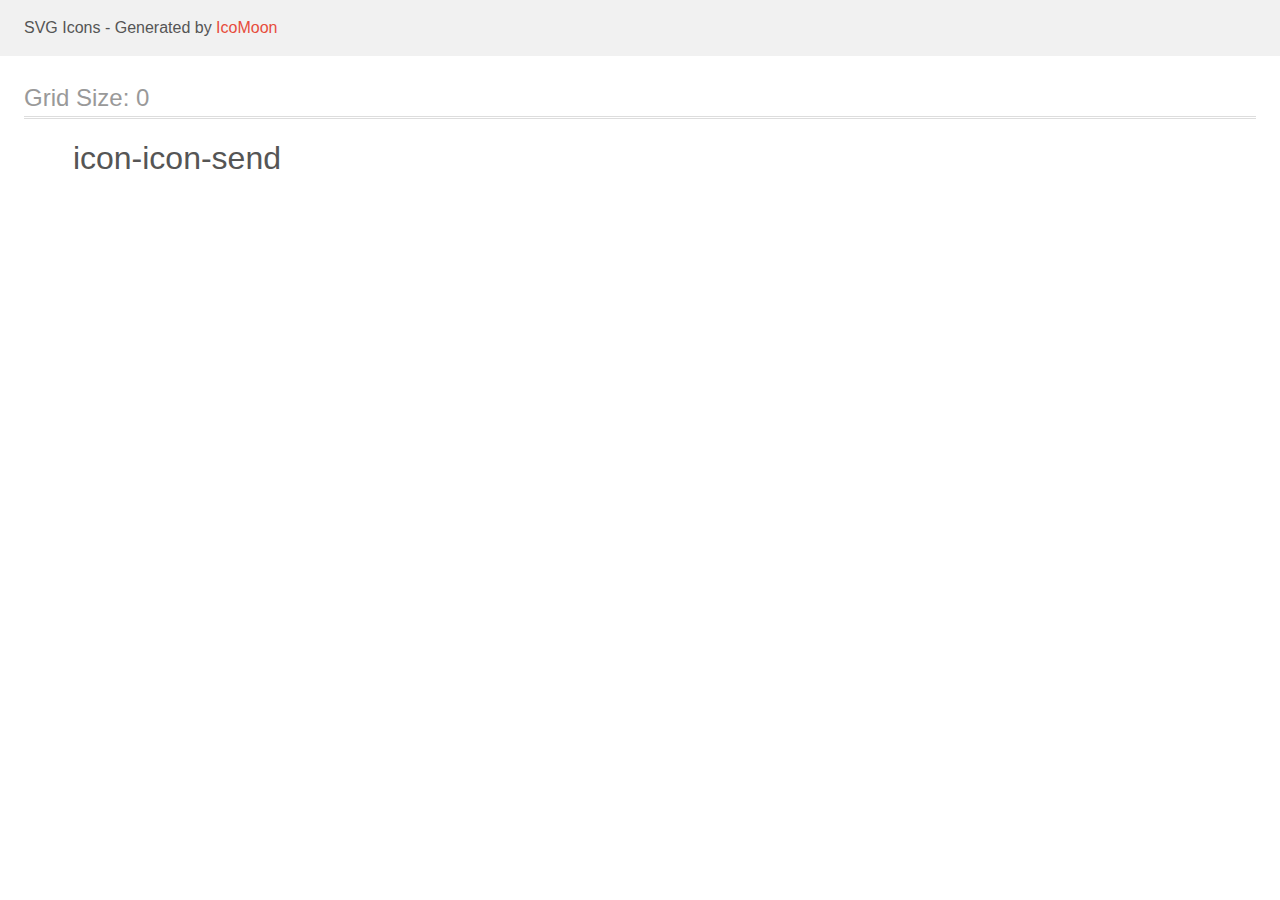
<file: img/icomoon11/demo.html>
<!doctype html>
<html>
<head>
    <title>IcoMoon - SVG Icons</title>
    <meta charset="utf-8">
    <meta name="viewport" content="width=device-width, initial-scale=1">
    <link rel="stylesheet" href="demo-files/demo.css">
    <link rel="stylesheet" href="style.css">
</head>
<body>
<svg aria-hidden="true" style="position: absolute; width: 0; height: 0; overflow: hidden;" version="1.1" xmlns="http://www.w3.org/2000/svg" xmlns:xlink="http://www.w3.org/1999/xlink">
<defs>
<symbol id="icon-icon-send" viewBox="0 0 32 32">
<path fill="#fff" style="fill: var(--color1, #fff)" d="M32 0l-32 18 10.227 3.787 15.773-14.787-11.997 16.187 0.009 0.003-0.012-0.003v8.813l5.735-6.691 7.267 2.691 4.999-28z"></path>
</symbol>
</defs>
</svg>

<header class="bgc1 clearfix">
<div class="mhl">
    <p>SVG Icons - Generated by <a href="https://icomoon.io/app">IcoMoon</a></p>
</div>
</header>
    <div class="clearfix mhl ptl">
        <h1 class="mvm mtn fgc1">Grid Size: 0</h1>
        <div class="glyph fs1">
            <div class="clearfix pbs">
                <svg class="icon icon-icon-send"><use xlink:href="#icon-icon-send"></use></svg><span class="name"> icon-icon-send</span>
            </div>
        </div>
  </div>
<script defer src="svgxuse.js"></script>
</body>
</html>
</file>
<file: img/icomoon/demo-files/demo.css>
body {
  padding: 0;
  margin: 0;
  font-family: sans-serif;
  font-size: 1em;
  line-height: 1.5;
  color: #555;
  background: #fff;
}
h1 {
  font-size: 1.5em;
  font-weight: normal;
  box-shadow: 0 1px #ddd, 0 2px #fff, 0 3px #ddd;
}
small {
  font-size: .66666667em;
}
a {
  color: #e74c3c;
  text-decoration: none;
}
a:hover, a:focus {
  box-shadow: 0 1px #e74c3c;
}
.bshadow0, input {
  box-shadow: inset 0 -2px #e7e7e7;
}
input:hover {
  box-shadow: inset 0 -2px #ccc;
}
input, fieldset {
  font-size: 1em;
  margin: 0;
  padding: 0;
  border: 0;
}
input {
  color: inherit;
  line-height: 1.5;
  height: 1.5em;
  padding: .25em 0;
}
input:focus {
  outline: none;
  box-shadow: inset 0 -2px #449fdb;
}
.glyph {
  font-size: 16px;
  margin-right: 1.5em;
  float: left;
  width: 6em;
}
svg {
  color: #000;
}
.liga {
  width: 80%;
  width: calc(100% - 2.5em);
}
.talign-right {
  text-align: right;
}
.talign-center {
  text-align: center;
}
.bgc1 {
  background: #f1f1f1;
}
.fgc0 {
  color: #000;
}
.fgc1 {
  color: #999;
}
p {
  margin-top: 1em;
  margin-bottom: 1em;
}
.mvm {
  margin-top: .75em;
  margin-bottom: .75em;
}
.mtn {
  margin-top: 0;
}
.mtl, .mal {
  margin-top: 1.5em;
}
.mbl, .mal {
  margin-bottom: 1.5em;
}
.mal, .mhl {
  margin-left: 1.5em;
  margin-right: 1.5em;
}
.mhmm {
  margin-left: 1em;
  margin-right: 1em;
}
.ptl {
  padding-top: 1.5em;
}
.pbs, .pvs {
  padding-bottom: .25em;
}
.pvs, .pts {
  padding-top: .25em;
}
.unit {
  float: left;
}
.unitRight {
  float: right;
}
.size1of2 {
  width: 50%;
}
.size1of1 {
  width: 100%;
}
.clearfix:before, .clearfix:after {
  content: " ";
  display: table;
}
.clearfix:after {
  clear: both;
}
.hidden-true {
  display: none;
}
.textbox0 {
  width: 3em;
  background: #f1f1f1;
  padding: .25em .5em;
  line-height: 1.5;
  height: 1.5em;
}
.fs0 {
  font-size: 16px;
}
.fs1 {
  font-size: 32px;
}
.name {
  font-size: 0.5em;
  margin-left: 1em;
}
</file>
<file: img/icomoon/style.css>
.icon {
  display: inline-block;
  width: 1em;
  height: 1em;
  stroke-width: 0;
  stroke: currentColor;
  fill: currentColor;
}

/* ==========================================
Single-colored icons can be modified like so:
.icon-name {
  font-size: 32px;
  color: red;
}
========================================== */

.icon-icon1 {
  width: 0.9423828125em;
}

.icon-envelope-hover {
  width: 1.3330078125em;
}

.icon-Img-Overlay {
  width: 2.6669921875em;
}

.icon-logo-1 {
  width: 0.900390625em;
}

.icon-logo-2 {
  width: 0.76953125em;
}

.icon-logo-3 {
  width: 0.953125em;
}

.icon-logo-4 {
  width: 1.8603515625em;
}

.icon-logo-5 {
  width: 1.2548828125em;
}

.icon-logo-6 {
  width: 1.9345703125em;
}

.icon-smartphone {
  width: 0.625em;
}
</file>
<file: img/icomoon11/demo-files/demo.css>
body {
  padding: 0;
  margin: 0;
  font-family: sans-serif;
  font-size: 1em;
  line-height: 1.5;
  color: #555;
  background: #fff;
}
h1 {
  font-size: 1.5em;
  font-weight: normal;
  box-shadow: 0 1px #ddd, 0 2px #fff, 0 3px #ddd;
}
small {
  font-size: .66666667em;
}
a {
  color: #e74c3c;
  text-decoration: none;
}
a:hover, a:focus {
  box-shadow: 0 1px #e74c3c;
}
.bshadow0, input {
  box-shadow: inset 0 -2px #e7e7e7;
}
input:hover {
  box-shadow: inset 0 -2px #ccc;
}
input, fieldset {
  font-size: 1em;
  margin: 0;
  padding: 0;
  border: 0;
}
input {
  color: inherit;
  line-height: 1.5;
  height: 1.5em;
  padding: .25em 0;
}
input:focus {
  outline: none;
  box-shadow: inset 0 -2px #449fdb;
}
.glyph {
  font-size: 16px;
  margin-right: 1.5em;
  float: left;
  width: 17em;
}
svg {
  color: #000;
}
.liga {
  width: 80%;
  width: calc(100% - 2.5em);
}
.talign-right {
  text-align: right;
}
.talign-center {
  text-align: center;
}
.bgc1 {
  background: #f1f1f1;
}
.fgc0 {
  color: #000;
}
.fgc1 {
  color: #999;
}
p {
  margin-top: 1em;
  margin-bottom: 1em;
}
.mvm {
  margin-top: .75em;
  margin-bottom: .75em;
}
.mtn {
  margin-top: 0;
}
.mtl, .mal {
  margin-top: 1.5em;
}
.mbl, .mal {
  margin-bottom: 1.5em;
}
.mal, .mhl {
  margin-left: 1.5em;
  margin-right: 1.5em;
}
.mhmm {
  margin-left: 1em;
  margin-right: 1em;
}
.ptl {
  padding-top: 1.5em;
}
.pbs, .pvs {
  padding-bottom: .25em;
}
.pvs, .pts {
  padding-top: .25em;
}
.unit {
  float: left;
}
.unitRight {
  float: right;
}
.size1of2 {
  width: 50%;
}
.size1of1 {
  width: 100%;
}
.clearfix:before, .clearfix:after {
  content: " ";
  display: table;
}
.clearfix:after {
  clear: both;
}
.hidden-true {
  display: none;
}
.textbox0 {
  width: 3em;
  background: #f1f1f1;
  padding: .25em .5em;
  line-height: 1.5;
  height: 1.5em;
}
.fs0 {
  font-size: 16px;
}
.fs1 {
  font-size: 32px;
}
.name {
  margin-left: .25em;
}
</file>
<file: img/icomoon11/style.css>
.icon {
  display: inline-block;
  width: 1em;
  height: 1em;
  stroke-width: 0;
  stroke: currentColor;
  fill: currentColor;
}

/* ==========================================
Single-colored icons can be modified like so:
.icon-name {
  font-size: 32px;
  color: red;
}
========================================== */
</file>
<file: css/portfolio.min.css>
*,*::before,*::after{margin:0px;padding:0px}img{display:block}body{font-family:"Roboto",sans-serif}.list{list-style:none}.link{text-decoration:none}.address,.link{font-style:normal}.container{width:1200px;padding-left:15px;padding-right:15px;margin:0 auto}a{display:block}.address-container{margin-right:70px}.footer-address-mail{margin-bottom:9px;font-weight:400;font-size:14px;line-height:1.714;letter-spacing:0.03em;color:#ffffff}.footer-address-email{margin-bottom:9px;font-weight:400;font-size:14px;line-height:1.714;letter-spacing:0.03em;color:rgba(255,255,255,0.6)}.footer-address-tel{font-weight:400;font-size:14px;line-height:1.714;letter-spacing:0.03em;color:rgba(255,255,255,0.6)}.address-link{display:flex;font-weight:500;font-size:14px;line-height:1.143;letter-spacing:0.02em;color:#757575;align-items:center;transition:color 250ms cubic-bezier(0.4, 0, 0.2, 1)}.current,.address-link:hover,.address-link:focus{color:#2196f3}.address-header{display:flex;margin-left:auto;align-items:center}.address-header :not(:last-child){margin-right:50px}.address-header .envelope{width:16px;height:12px;margin-right:10px}.address-header .smartphone{width:10px;height:16px;margin-right:10px}.envelope,.smartphone{fill:#757575;transition:fill 250ms cubic-bezier(0.4, 0, 0.2, 1)}.address-link:hover .smartphone{fill:#2196f3}.address-link:hover .envelope{fill:#2196f3}.logo-blue{color:#2196f3;font-family:"Raleway",sans-serif;font-weight:700;font-size:26px;line-height:1.192;letter-spacing:0.03em}.logo-black{color:#000000;font-family:"Raleway",sans-serif;font-weight:700;font-size:26px;line-height:1.192;letter-spacing:0.03em}.logo-white{color:#ffffff;font-family:Raleway;font-style:normal;font-weight:bold;font-size:26px;line-height:1.192;letter-spacing:0.03em}.footer .logo{display:inline-block;margin-bottom:20px}.header{border:1px solid #ececec}.nav{display:flex}.nav-list-link{display:inline-block;font-weight:500;font-size:14px;line-height:1.143;letter-spacing:0.02em;color:#212121;padding-top:32px;padding-bottom:32px;position:relative;transition:color 250ms cubic-bezier(0.4, 0, 0.2, 1)}.current::after{content:'';display:block;bottom:-1px;left:0;width:100%;height:4px;background-color:#2196f3;position:absolute;border-radius:2px;margin-bottom:0}.nav-list-link:hover,.nav-list-link:focus{color:#2196f3}.container-header{display:flex}.nav{display:flex;align-items:center}.nav-list{display:flex}.nav-list :not(:last-child){margin-right:50px}.logo-link{margin-right:93px}.portfolio-list-btn{font-weight:500;font-size:16px;line-height:1.625;text-align:center;letter-spacing:0.03em;color:#212121;border:none;background-color:#f5f4fa;cursor:pointer;transition:color 250ms cubic-bezier(0.4, 0, 0.2, 1),background-color 250ms cubic-bezier(0.4, 0, 0.2, 1),box-shadow 250ms cubic-bezier(0.4, 0, 0.2, 1)}.portfolio-list-btn:hover,.portfolio-list-btn:focus{color:#ffffff;background-color:#2196f3;box-shadow:0px 3px 1px rgba(0,0,0,0.1),0px 1px 2px rgba(0,0,0,0.08),0px 2px 2px rgba(0,0,0,0.12)}.portfolio-btn{display:flex;justify-content:center}.portfolio-list-btn{padding:6px 22px 6px 22px;border-radius:4px}.portfolio{padding-top:94px;padding-bottom:94px}.portfolio-list-name{font-weight:700;font-size:18px;line-height:2;letter-spacing:0.06em;color:#212121;margin-bottom:4px}.portfolio-list-text{font-weight:400;font-size:16px;line-height:1.888;letter-spacing:0.03em;color:#757575}.portfolio-list-item:not(:last-child){margin-right:8px}.portfolio-list{display:flex;flex-wrap:wrap;margin-top:50px}.portfolio-list-card:not(:nth-child(3n)){margin-right:30px}.card-content{border:1px solid #eeeeee;padding:20px 24px 20px 24px}.portfolio-list-card:not(:nth-last-child(-n+3)){margin-bottom:30px}.portfolio-list-link{display:block;transition:250ms cubic-bezier(0.4, 0, 0.2, 1)}.portfolio-list-link:hover,.portfolio-list-link:focus{box-shadow:0px 1px 1px rgba(0,0,0,0.12),0px 4px 4px rgba(0,0,0,0.06),1px 4px 6px rgba(0,0,0,0.16)}.portfolio-box{position:relative;overflow:hidden}.portfolio-card-text{position:absolute;overflow:auto;top:0;left:0;width:100%;height:100%;padding:63px 24px;font-weight:400;font-size:18px;line-height:1.555;letter-spacing:0.03em;color:#ffffff;background-color:rgba(33,150,243,0.9);transform:translateY(101%);transition:transform 250ms linear}.portfolio-list-card:hover .portfolio-card-text,.portfolio-list-card:focus .portfolio-card-text{transform:translateY(0%)}.footer{padding-top:60px;padding-bottom:60px;background:#2f303a}.footer .container{display:flex;align-items:baseline}.join{margin-bottom:20px;font-weight:700;font-size:14px;line-height:1.143;letter-spacing:0.03em;text-transform:uppercase;color:#ffffff}.footer-social-list{display:flex}.footer-social-list-item:not(:last-child){margin-right:10px}.footer-social-link{display:flex;justify-content:center;align-items:center;width:44px;height:44px;background-color:rgba(255,255,255,0.1);border-radius:50%;transition:background-color 250ms cubic-bezier(0.4, 0, 0.2, 1)}.footer-social-link:hover{background-color:#2196f3}.footer-social-icon{width:20px;height:20px;fill:#ffffff;transition:fill 250ms cubic-bezier(0.4, 0, 0.2, 1)}.footer-form-container{display:inline-block;padding:72px 0px 94px 90px}.footer-join-text{width:100%}.footer-input{padding:15px;margin-right:12px;width:358px;height:50px;border:1px solid rgba(255,255,255,0.3);filter:drop-shadow(0px 4px 4px rgba(0,0,0,0.15));border-radius:4px;background-color:#2f303a;color:#fff}.footer-input::placeholder{font-weight:400;font-size:16px;line-height:1.25;letter-spacing:0.03em;color:rgba(255,255,255,0.6)}.footer-label-btn{display:inline-flex;justify-content:center;align-items:center;width:200px;height:50px;background-color:#2196f3;box-shadow:0px 4px 4px rgba(0,0,0,0.15);border-radius:4px;font-weight:700;font-size:16px;line-height:1.875;letter-spacing:0.06em;color:#ffffff}.footer-join-icon{width:24px;height:24px;fill:#fff;margin-left:10px}
/*# sourceMappingURL=portfolio.min.css.map */
</file>
